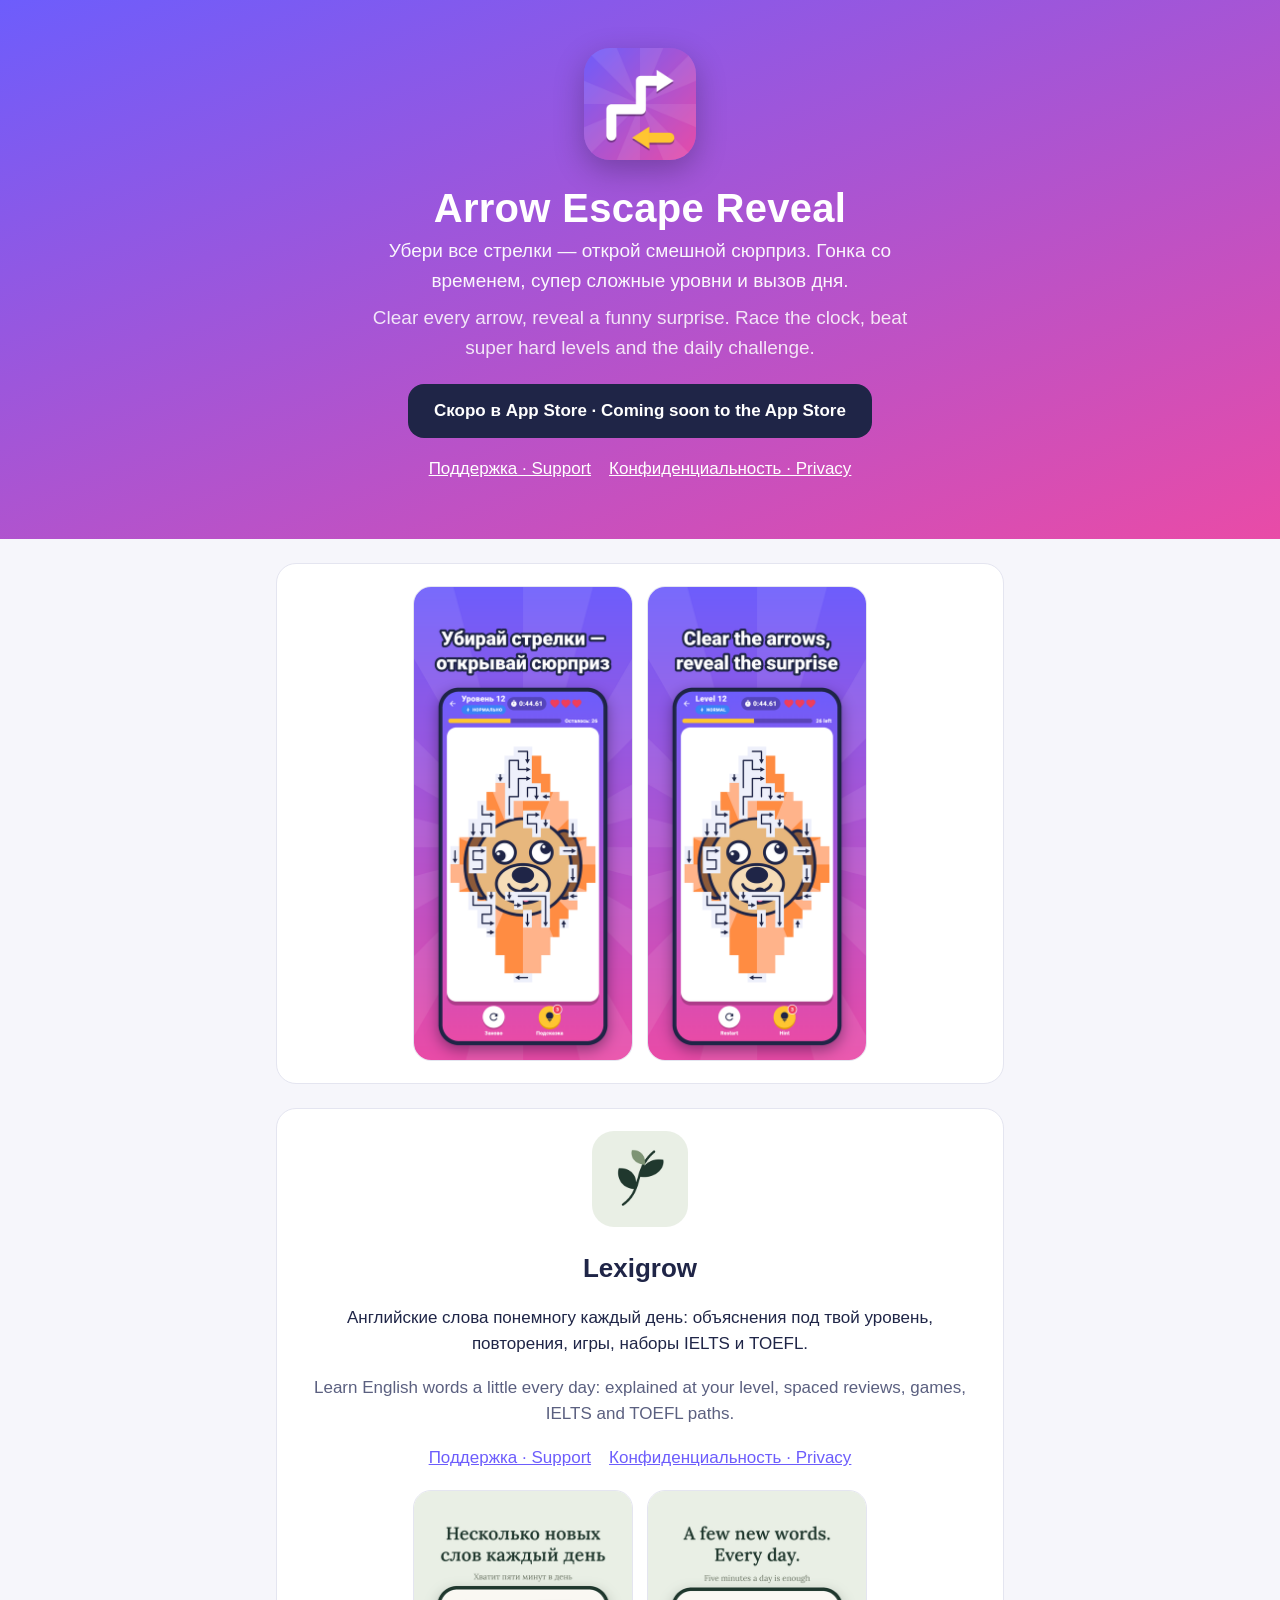
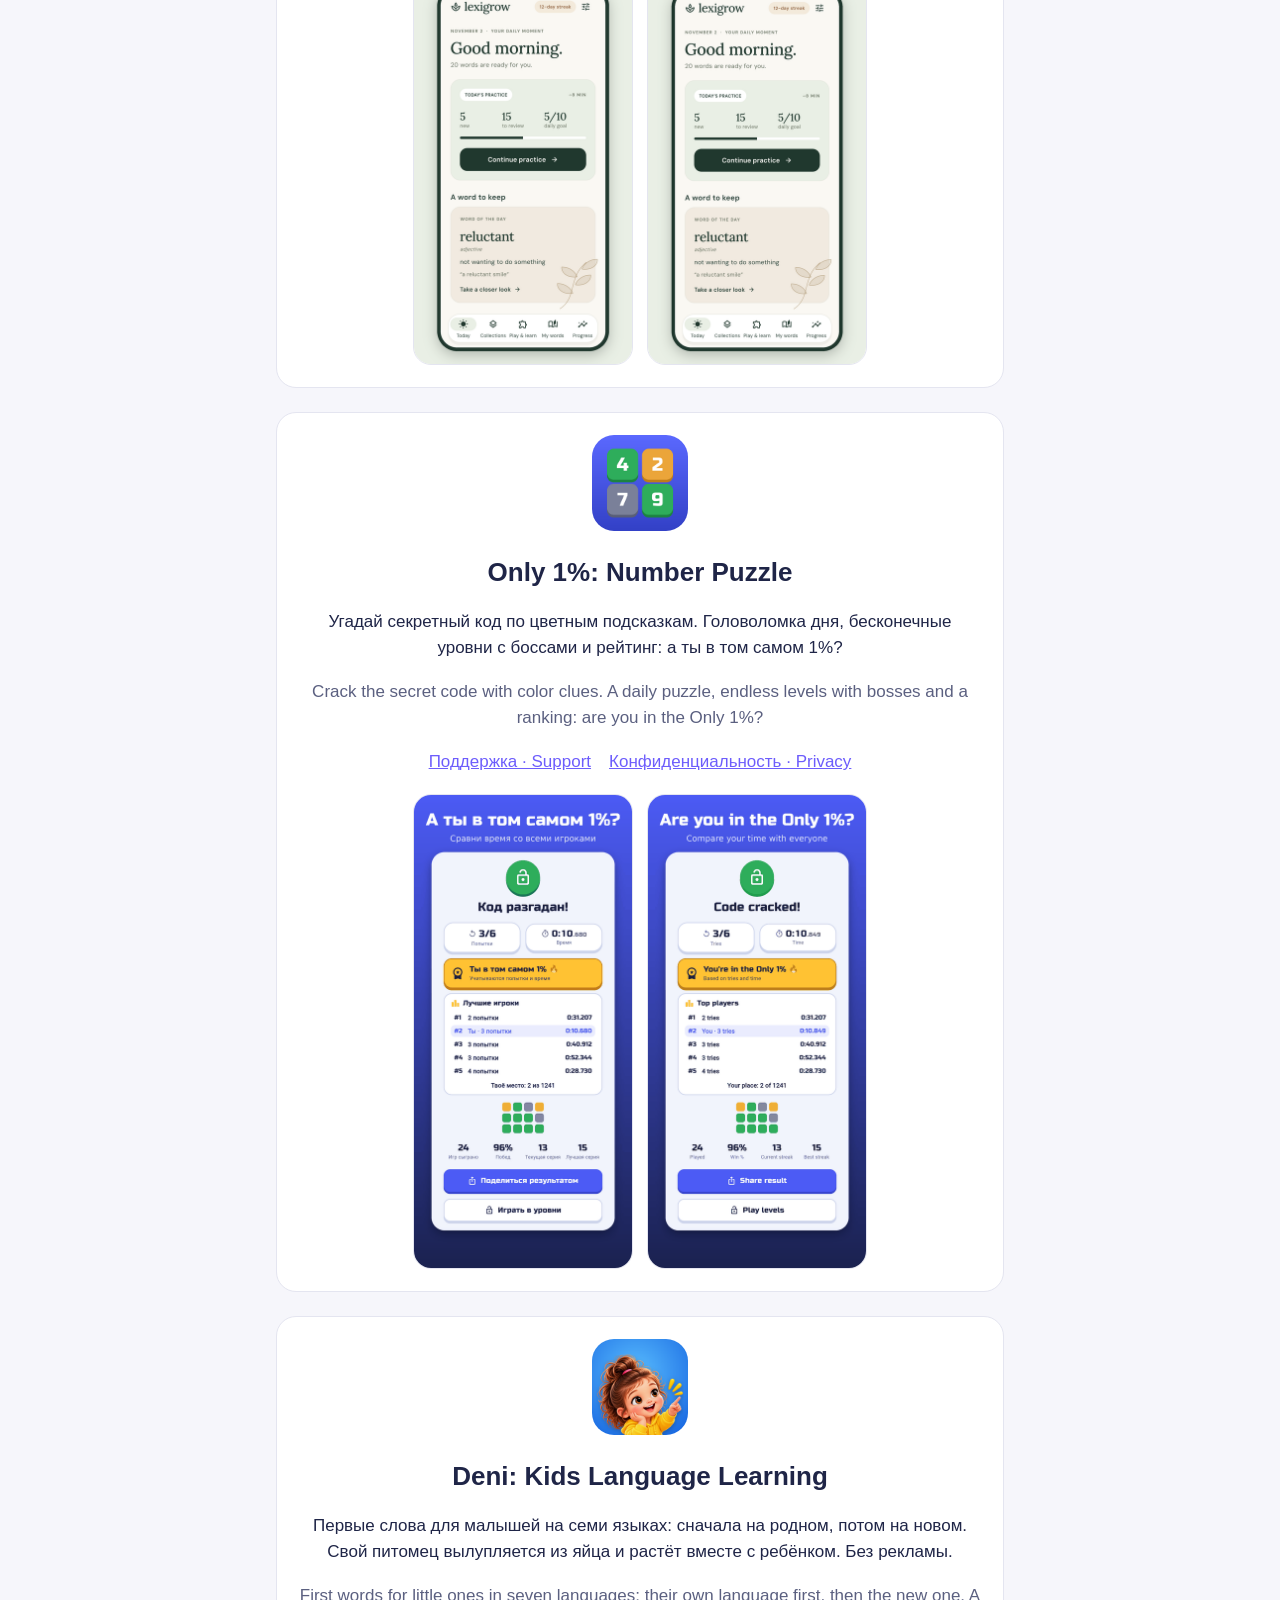
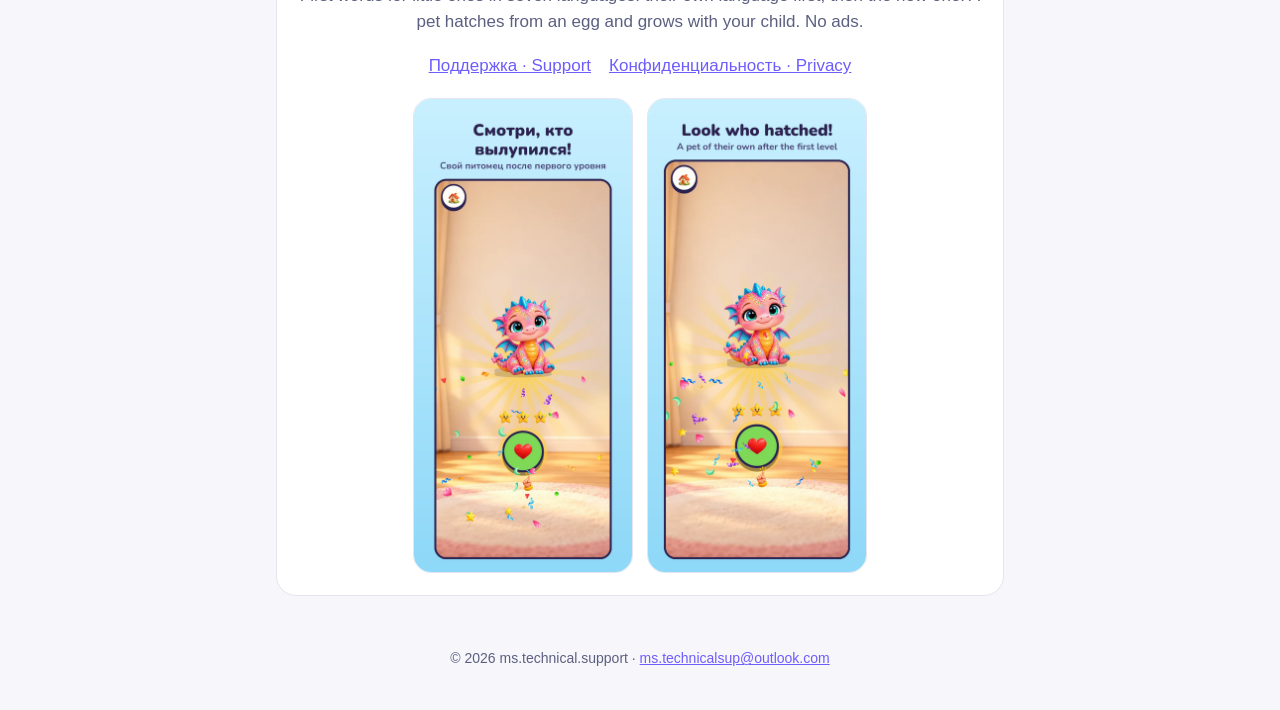
<file: index.html>
<!doctype html>
<html lang="ru">
<head>
<meta charset="utf-8">
<meta name="viewport" content="width=device-width, initial-scale=1">
<title>ms.technical.support — Arrow Escape Reveal, Lexigrow, Only 1%, Deni</title>
<meta name="description" content="Arrow Escape — головоломка со стрелками и смешными сюрпризами. Arrow puzzle with funny surprises.">
<link rel="icon" href="assets/arrow-escape-icon.png">
<link rel="stylesheet" href="assets/site.css">
</head>
<body>
<header class="hero">
  <img class="icon" src="assets/arrow-escape-icon.png" alt="Arrow Escape">
  <h1>Arrow Escape Reveal</h1>
  <p>Убери все стрелки — открой смешной сюрприз. Гонка со временем, супер сложные уровни и вызов дня.</p>
  <p class="muted" style="color:#fff;opacity:.85;margin-top:8px">Clear every arrow, reveal a funny surprise. Race the clock, beat super hard levels and the daily challenge.</p>
  <a class="cta" href="arrow-escape/support/">Скоро в App Store · Coming soon to the App Store</a>
  <div class="links">
    <a href="arrow-escape/support/">Поддержка · Support</a>
    <a href="arrow-escape/privacy/">Конфиденциальность · Privacy</a>
  </div>
</header>
<main class="wrap">
  <div class="card shots">
    <img src="assets/arrow-escape-ru.png" alt="Arrow Escape: убирай стрелки — открывай сюрприз" width="440" height="956">
    <img src="assets/arrow-escape-en.png" alt="Arrow Escape: clear the arrows, reveal the surprise" width="440" height="956">
  </div>
  <section class="card" style="text-align:center">
    <img src="assets/lexigrow-icon.png" alt="Lexigrow" width="96" height="96" style="border-radius:22px">
    <h2 style="margin:12px 0 4px">Lexigrow</h2>
    <p>Английские слова понемногу каждый день: объяснения под твой уровень, повторения, игры, наборы IELTS и TOEFL.</p>
    <p class="muted">Learn English words a little every day: explained at your level, spaced reviews, games, IELTS and TOEFL paths.</p>
    <div class="links">
      <a href="lexigrow/support/">Поддержка · Support</a>
      <a href="lexigrow/privacy/">Конфиденциальность · Privacy</a>
    </div>
    <div class="shots" style="margin-top:18px">
      <img src="assets/lexigrow-ru.png" alt="Lexigrow: несколько новых слов каждый день" width="440" height="956">
      <img src="assets/lexigrow-en.png" alt="Lexigrow: a few new words every day" width="440" height="956">
    </div>
  </section>
  <section class="card" style="text-align:center">
    <img src="assets/only1-icon.png" alt="Only 1%" width="96" height="96" style="border-radius:22px">
    <h2 style="margin:12px 0 4px">Only 1%: Number Puzzle</h2>
    <p>Угадай секретный код по цветным подсказкам. Головоломка дня, бесконечные уровни с боссами и рейтинг: а ты в том самом 1%?</p>
    <p class="muted">Crack the secret code with color clues. A daily puzzle, endless levels with bosses and a ranking: are you in the Only 1%?</p>
    <div class="links">
      <a href="only1/support/">Поддержка · Support</a>
      <a href="only1/privacy/">Конфиденциальность · Privacy</a>
    </div>
    <div class="shots" style="margin-top:18px">
      <img src="assets/only1-ru.png" alt="Only 1%: а ты в том самом 1%?" width="440" height="956">
      <img src="assets/only1-en.png" alt="Only 1%: are you in the Only 1%?" width="440" height="956">
    </div>
  </section>
  <section class="card" style="text-align:center">
    <img src="assets/deni-icon.png" alt="Deni" width="96" height="96" style="border-radius:22px">
    <h2 style="margin:12px 0 4px">Deni: Kids Language Learning</h2>
    <p>Первые слова для малышей на семи языках: сначала на родном, потом на новом. Свой питомец вылупляется из яйца и растёт вместе с ребёнком. Без рекламы.</p>
    <p class="muted">First words for little ones in seven languages: their own language first, then the new one. A pet hatches from an egg and grows with your child. No ads.</p>
    <div class="links">
      <a href="deni/support/">Поддержка · Support</a>
      <a href="deni/privacy/">Конфиденциальность · Privacy</a>
    </div>
    <div class="shots" style="margin-top:18px">
      <img src="assets/deni-ru.png" alt="Deni: смотри, кто вылупился!" width="440" height="956">
      <img src="assets/deni-en.png" alt="Deni: look who hatched!" width="440" height="956">
    </div>
  </section>
</main>
<footer>© 2026 ms.technical.support · <a href="mailto:ms.technicalsup@outlook.com">ms.technicalsup@outlook.com</a></footer>
</body>
</html>
</file>
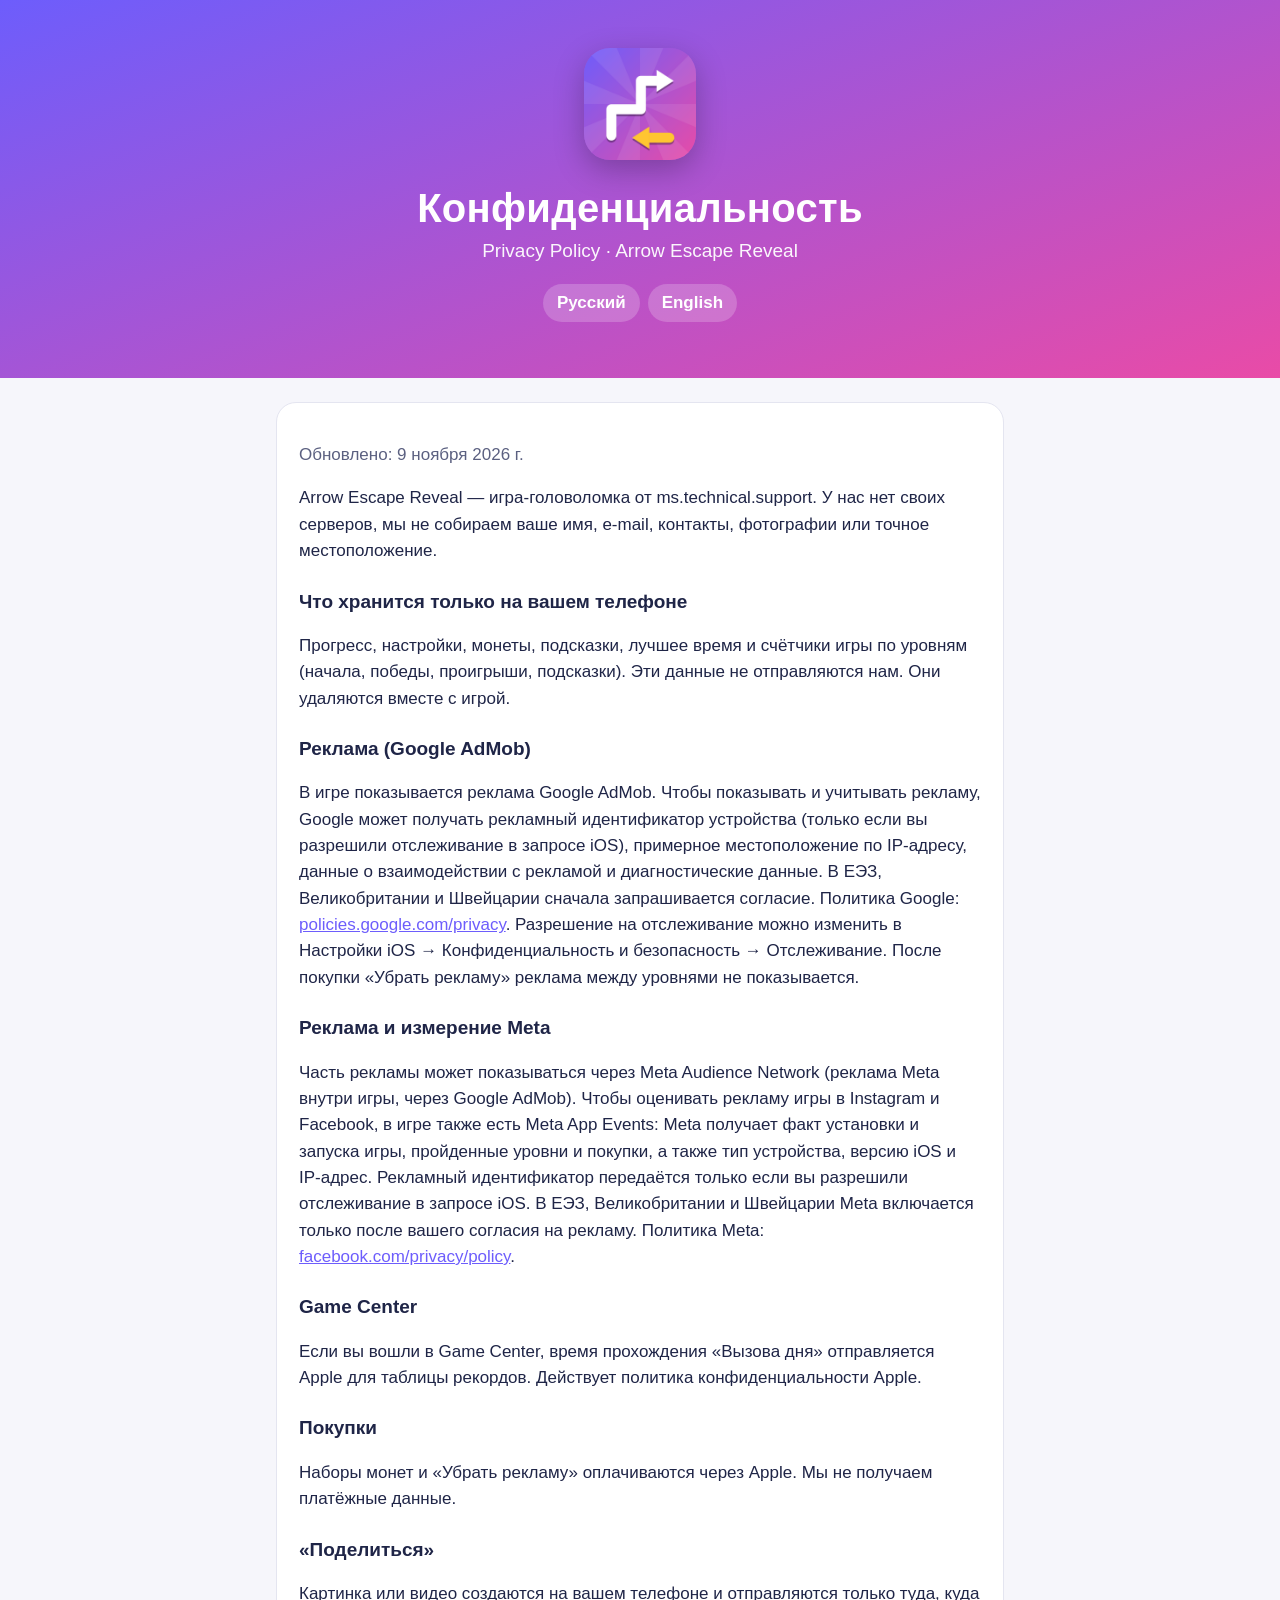
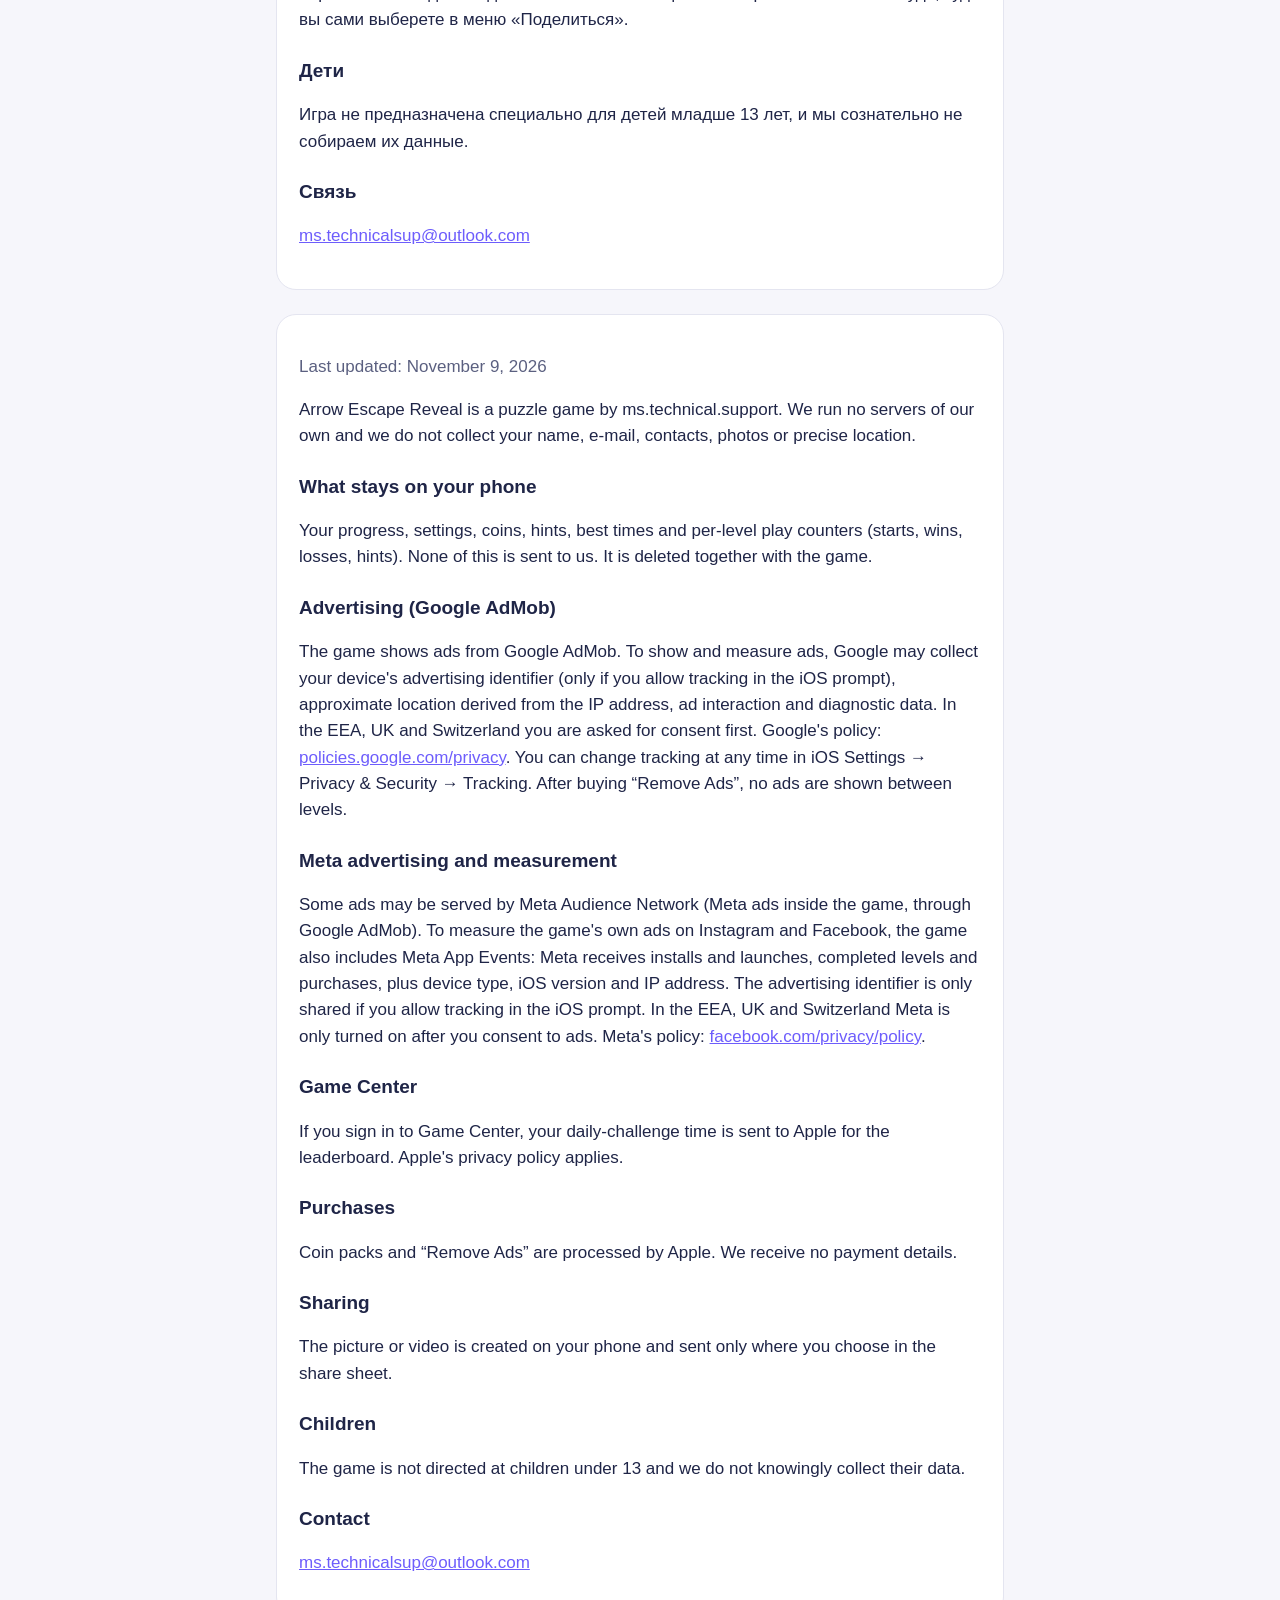
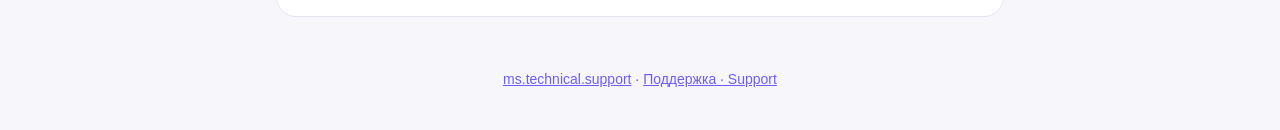
<file: arrow-escape/privacy/index.html>
<!doctype html>
<html lang="ru">
<head>
<meta charset="utf-8">
<meta name="viewport" content="width=device-width, initial-scale=1">
<title>Arrow Escape Reveal — Политика конфиденциальности / Privacy Policy</title>
<link rel="icon" href="../../assets/arrow-escape-icon.png">
<link rel="stylesheet" href="../../assets/site.css">
</head>
<body>
<header class="hero">
  <img class="icon" src="../../assets/arrow-escape-icon.png" alt="Arrow Escape">
  <h1>Конфиденциальность</h1>
  <p>Privacy Policy · Arrow Escape Reveal</p>
  <div class="lang"><a href="#ru">Русский</a><a href="#en">English</a></div>
</header>
<main class="wrap">
<section class="card" id="ru">
  <p class="muted">Обновлено: 9 ноября 2026 г.</p>
  <p>Arrow Escape Reveal — игра-головоломка от ms.technical.support. У нас нет своих серверов,
  мы не собираем ваше имя, e-mail, контакты, фотографии или точное местоположение.</p>

  <h3>Что хранится только на вашем телефоне</h3>
  <p>Прогресс, настройки, монеты, подсказки, лучшее время и счётчики игры по уровням
  (начала, победы, проигрыши, подсказки). Эти данные не отправляются нам.
  Они удаляются вместе с игрой.</p>

  <h3>Реклама (Google AdMob)</h3>
  <p>В игре показывается реклама Google AdMob. Чтобы показывать и учитывать рекламу, Google
  может получать рекламный идентификатор устройства (только если вы разрешили отслеживание
  в запросе iOS), примерное местоположение по IP-адресу, данные о взаимодействии с рекламой
  и диагностические данные. В ЕЭЗ, Великобритании и Швейцарии сначала запрашивается согласие.
  Политика Google: <a href="https://policies.google.com/privacy">policies.google.com/privacy</a>.
  Разрешение на отслеживание можно изменить в Настройки iOS → Конфиденциальность и безопасность → Отслеживание.
  После покупки «Убрать рекламу» реклама между уровнями не показывается.</p>

  <h3>Реклама и измерение Meta</h3>
  <p>Часть рекламы может показываться через Meta Audience Network (реклама Meta внутри игры,
  через Google AdMob). Чтобы оценивать рекламу игры в Instagram и Facebook, в игре также есть
  Meta App Events: Meta получает факт установки и запуска игры, пройденные уровни и покупки,
  а также тип устройства, версию iOS и IP-адрес. Рекламный идентификатор передаётся только если
  вы разрешили отслеживание в запросе iOS. В ЕЭЗ, Великобритании и Швейцарии Meta включается
  только после вашего согласия на рекламу. Политика Meta:
  <a href="https://www.facebook.com/privacy/policy/">facebook.com/privacy/policy</a>.</p>

  <h3>Game Center</h3>
  <p>Если вы вошли в Game Center, время прохождения «Вызова дня» отправляется Apple для
  таблицы рекордов. Действует политика конфиденциальности Apple.</p>

  <h3>Покупки</h3>
  <p>Наборы монет и «Убрать рекламу» оплачиваются через Apple. Мы не получаем платёжные данные.</p>

  <h3>«Поделиться»</h3>
  <p>Картинка или видео создаются на вашем телефоне и отправляются только туда, куда вы сами
  выберете в меню «Поделиться».</p>

  <h3>Дети</h3>
  <p>Игра не предназначена специально для детей младше 13 лет, и мы сознательно не собираем их данные.</p>

  <h3>Связь</h3>
  <p><a href="mailto:ms.technicalsup@outlook.com">ms.technicalsup@outlook.com</a></p>
</section>

<section class="card" id="en">
  <p class="muted">Last updated: November 9, 2026</p>
  <p>Arrow Escape Reveal is a puzzle game by ms.technical.support. We run no servers of our own and
  we do not collect your name, e-mail, contacts, photos or precise location.</p>

  <h3>What stays on your phone</h3>
  <p>Your progress, settings, coins, hints, best times and per-level play counters (starts,
  wins, losses, hints). None of this is sent to us. It is deleted together with the game.</p>

  <h3>Advertising (Google AdMob)</h3>
  <p>The game shows ads from Google AdMob. To show and measure ads, Google may collect your
  device's advertising identifier (only if you allow tracking in the iOS prompt), approximate
  location derived from the IP address, ad interaction and diagnostic data. In the EEA, UK and
  Switzerland you are asked for consent first. Google's policy:
  <a href="https://policies.google.com/privacy">policies.google.com/privacy</a>.
  You can change tracking at any time in iOS Settings → Privacy &amp; Security → Tracking.
  After buying “Remove Ads”, no ads are shown between levels.</p>

  <h3>Meta advertising and measurement</h3>
  <p>Some ads may be served by Meta Audience Network (Meta ads inside the game, through Google
  AdMob). To measure the game's own ads on Instagram and Facebook, the game also includes Meta
  App Events: Meta receives installs and launches, completed levels and purchases, plus device
  type, iOS version and IP address. The advertising identifier is only shared if you allow
  tracking in the iOS prompt. In the EEA, UK and Switzerland Meta is only turned on after you
  consent to ads. Meta's policy:
  <a href="https://www.facebook.com/privacy/policy/">facebook.com/privacy/policy</a>.</p>

  <h3>Game Center</h3>
  <p>If you sign in to Game Center, your daily-challenge time is sent to Apple for the
  leaderboard. Apple's privacy policy applies.</p>

  <h3>Purchases</h3>
  <p>Coin packs and “Remove Ads” are processed by Apple. We receive no payment details.</p>

  <h3>Sharing</h3>
  <p>The picture or video is created on your phone and sent only where you choose in the share sheet.</p>

  <h3>Children</h3>
  <p>The game is not directed at children under 13 and we do not knowingly collect their data.</p>

  <h3>Contact</h3>
  <p><a href="mailto:ms.technicalsup@outlook.com">ms.technicalsup@outlook.com</a></p>
</section>
</main>
<footer><a href="../../">ms.technical.support</a> · <a href="../support/">Поддержка · Support</a></footer>
</body>
</html>
</file>
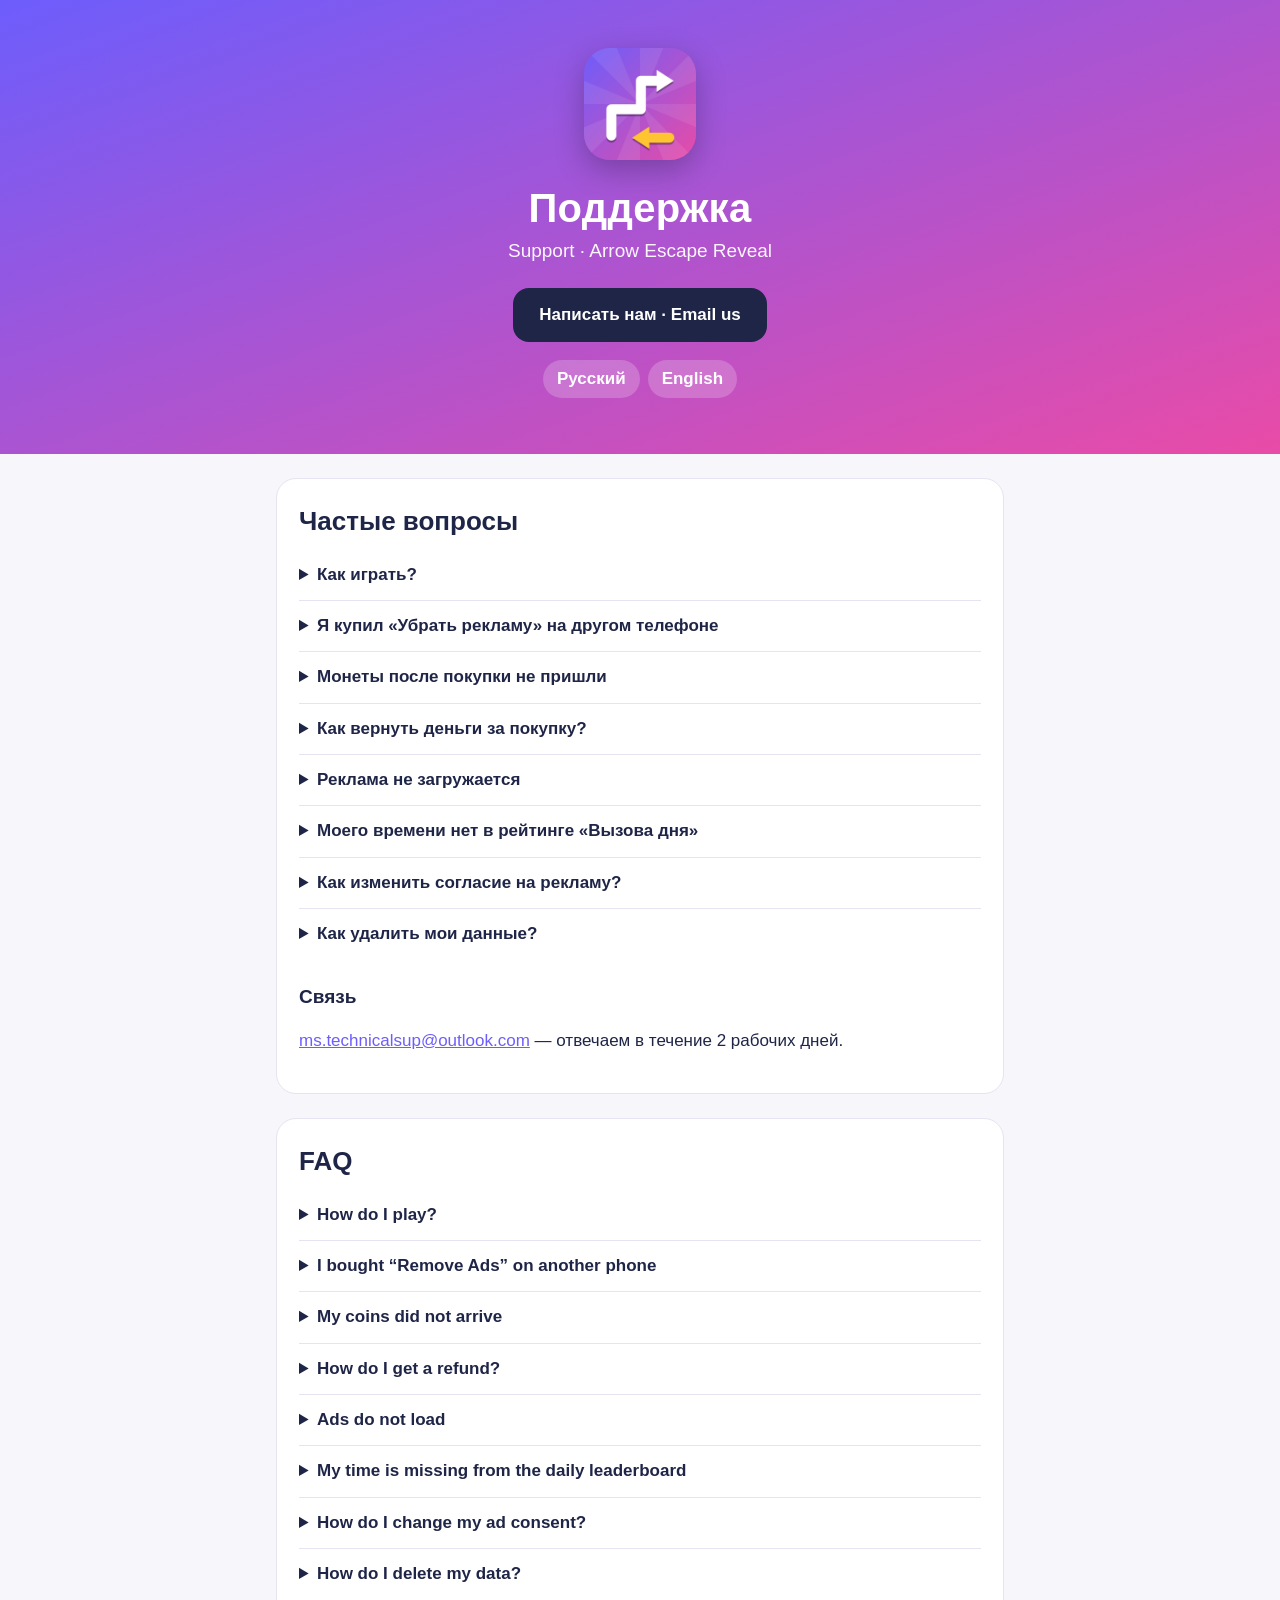
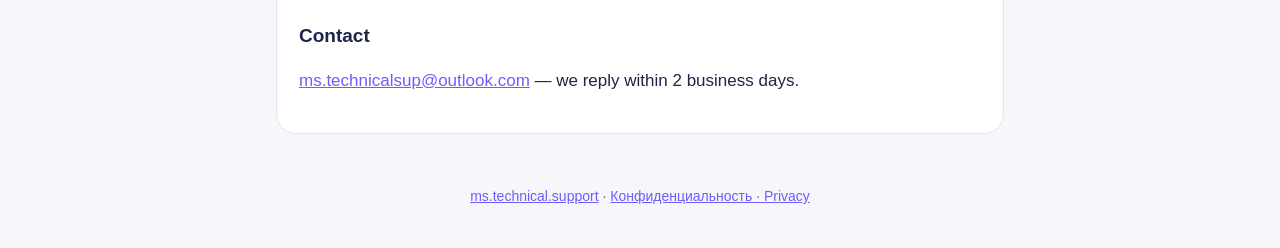
<file: arrow-escape/support/index.html>
<!doctype html>
<html lang="ru">
<head>
<meta charset="utf-8">
<meta name="viewport" content="width=device-width, initial-scale=1">
<title>Arrow Escape Reveal — Поддержка / Support</title>
<link rel="icon" href="../../assets/arrow-escape-icon.png">
<link rel="stylesheet" href="../../assets/site.css">
</head>
<body>
<header class="hero">
  <img class="icon" src="../../assets/arrow-escape-icon.png" alt="Arrow Escape">
  <h1>Поддержка</h1>
  <p>Support · Arrow Escape Reveal</p>
  <a class="cta" href="mailto:ms.technicalsup@outlook.com?subject=Arrow%20Escape">Написать нам · Email us</a>
  <div class="lang"><a href="#ru">Русский</a><a href="#en">English</a></div>
</header>
<main class="wrap">
<section class="card" id="ru">
  <h2 style="margin-top:0">Частые вопросы</h2>
  <details><summary>Как играть?</summary>
    <p>Нажимай на стрелку, путь которой свободен до края поля — она улетит. Если путь занят,
    стрелка врезается, и ты теряешь сердце. Убери все стрелки до конца таймера, чтобы открыть картинку.</p></details>
  <details><summary>Я купил «Убрать рекламу» на другом телефоне</summary>
    <p>Главный экран → значок ⊘ (магазин) → «Восстановить покупки». Нужен тот же Apple ID.</p></details>
  <details><summary>Монеты после покупки не пришли</summary>
    <p>Перезапусти игру с интернетом — незавершённая покупка придёт автоматически. Если не помогло,
    напиши нам и приложи квитанцию Apple (без данных карты).</p></details>
  <details><summary>Как вернуть деньги за покупку?</summary>
    <p>Возвраты оформляет Apple: <a href="https://reportaproblem.apple.com">reportaproblem.apple.com</a>.</p></details>
  <details><summary>Реклама не загружается</summary>
    <p>Без интернета ролик не загрузится — тогда награда всё равно выдаётся. Реклама между уровнями
    показывается не чаще одного раза за три победы.</p></details>
  <details><summary>Моего времени нет в рейтинге «Вызова дня»</summary>
    <p>Войди в Game Center (Настройки iOS → Game Center). Время отправляется в день прохождения
    по всемирному времени (UTC).</p></details>
  <details><summary>Как изменить согласие на рекламу?</summary>
    <p>Главный экран → значок ⊘ (магазин) → «Настройки конфиденциальности» (пункт есть там,
    где этого требует закон, например в Европе). Отслеживание для рекламы — в Настройки iOS →
    Конфиденциальность и безопасность → Отслеживание.</p></details>
  <details><summary>Как удалить мои данные?</summary>
    <p>Все данные игры хранятся только на телефоне — удали игру, и они исчезнут.
    Рекламный идентификатор можно сбросить в настройках iOS.</p></details>
  <h3>Связь</h3>
  <p><a href="mailto:ms.technicalsup@outlook.com?subject=Arrow%20Escape">ms.technicalsup@outlook.com</a> — отвечаем в течение 2 рабочих дней.</p>
</section>

<section class="card" id="en">
  <h2 style="margin-top:0">FAQ</h2>
  <details><summary>How do I play?</summary>
    <p>Tap an arrow whose path to the edge is clear — it flies away. If something is in the way, it
    bumps and you lose a heart. Clear every arrow before the timer runs out to reveal the picture.</p></details>
  <details><summary>I bought “Remove Ads” on another phone</summary>
    <p>Home screen → ⊘ icon (shop) → “Restore purchases”, with the same Apple ID.</p></details>
  <details><summary>My coins did not arrive</summary>
    <p>Reopen the game while online — an unfinished purchase is delivered automatically. If not,
    email us with your Apple receipt (no card details).</p></details>
  <details><summary>How do I get a refund?</summary>
    <p>Refunds are handled by Apple: <a href="https://reportaproblem.apple.com">reportaproblem.apple.com</a>.</p></details>
  <details><summary>Ads do not load</summary>
    <p>Without internet a video cannot load — you still get the reward. Ads between levels appear at most once every three wins.</p></details>
  <details><summary>My time is missing from the daily leaderboard</summary>
    <p>Sign in to Game Center (iOS Settings → Game Center). Times count for the UTC day of the clear.</p></details>
  <details><summary>How do I change my ad consent?</summary>
    <p>Home screen → ⊘ icon (shop) → “Privacy choices” (shown where the law requires it, for
    example in Europe). Ad tracking: iOS Settings → Privacy &amp; Security → Tracking.</p></details>
  <details><summary>How do I delete my data?</summary>
    <p>All game data lives only on your phone — delete the game and it is gone. You can reset the
    advertising identifier in iOS settings.</p></details>
  <h3>Contact</h3>
  <p><a href="mailto:ms.technicalsup@outlook.com?subject=Arrow%20Escape">ms.technicalsup@outlook.com</a> — we reply within 2 business days.</p>
</section>
</main>
<footer><a href="../../">ms.technical.support</a> · <a href="../privacy/">Конфиденциальность · Privacy</a></footer>
</body>
</html>
</file>
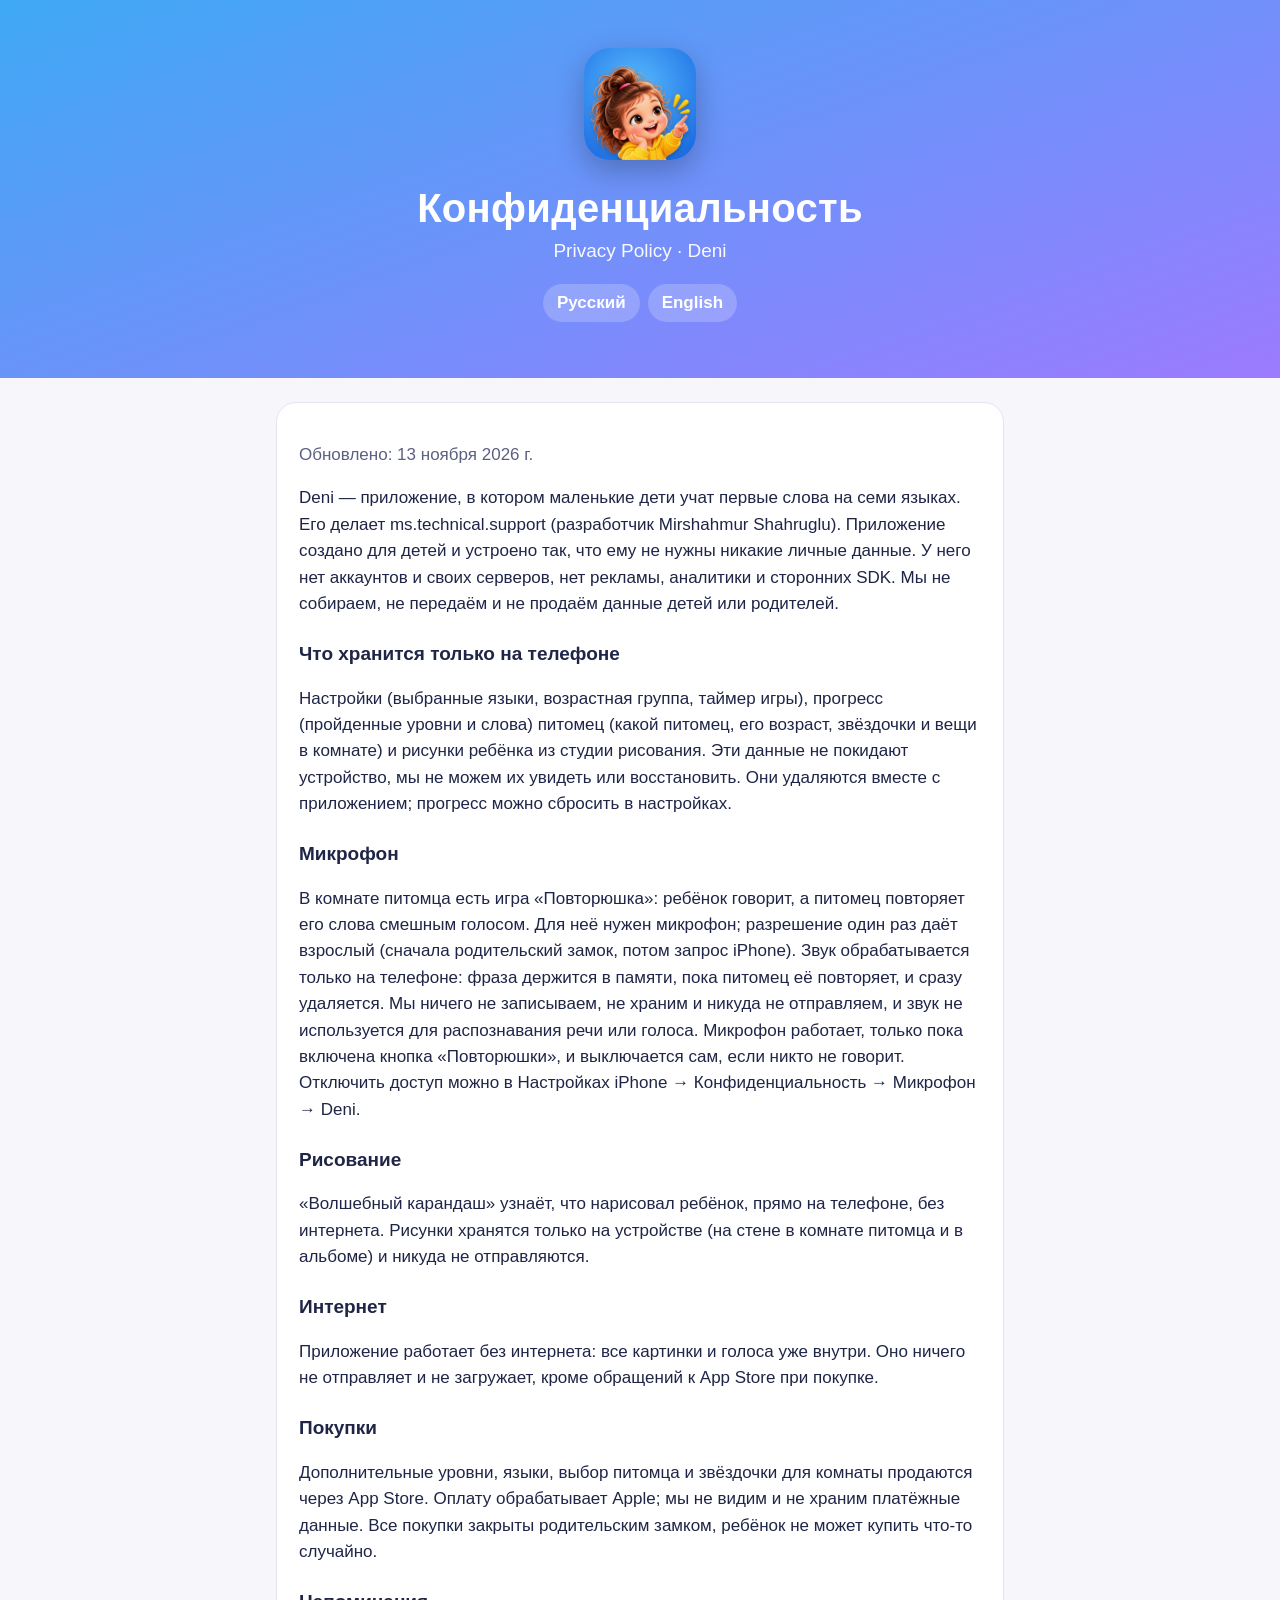
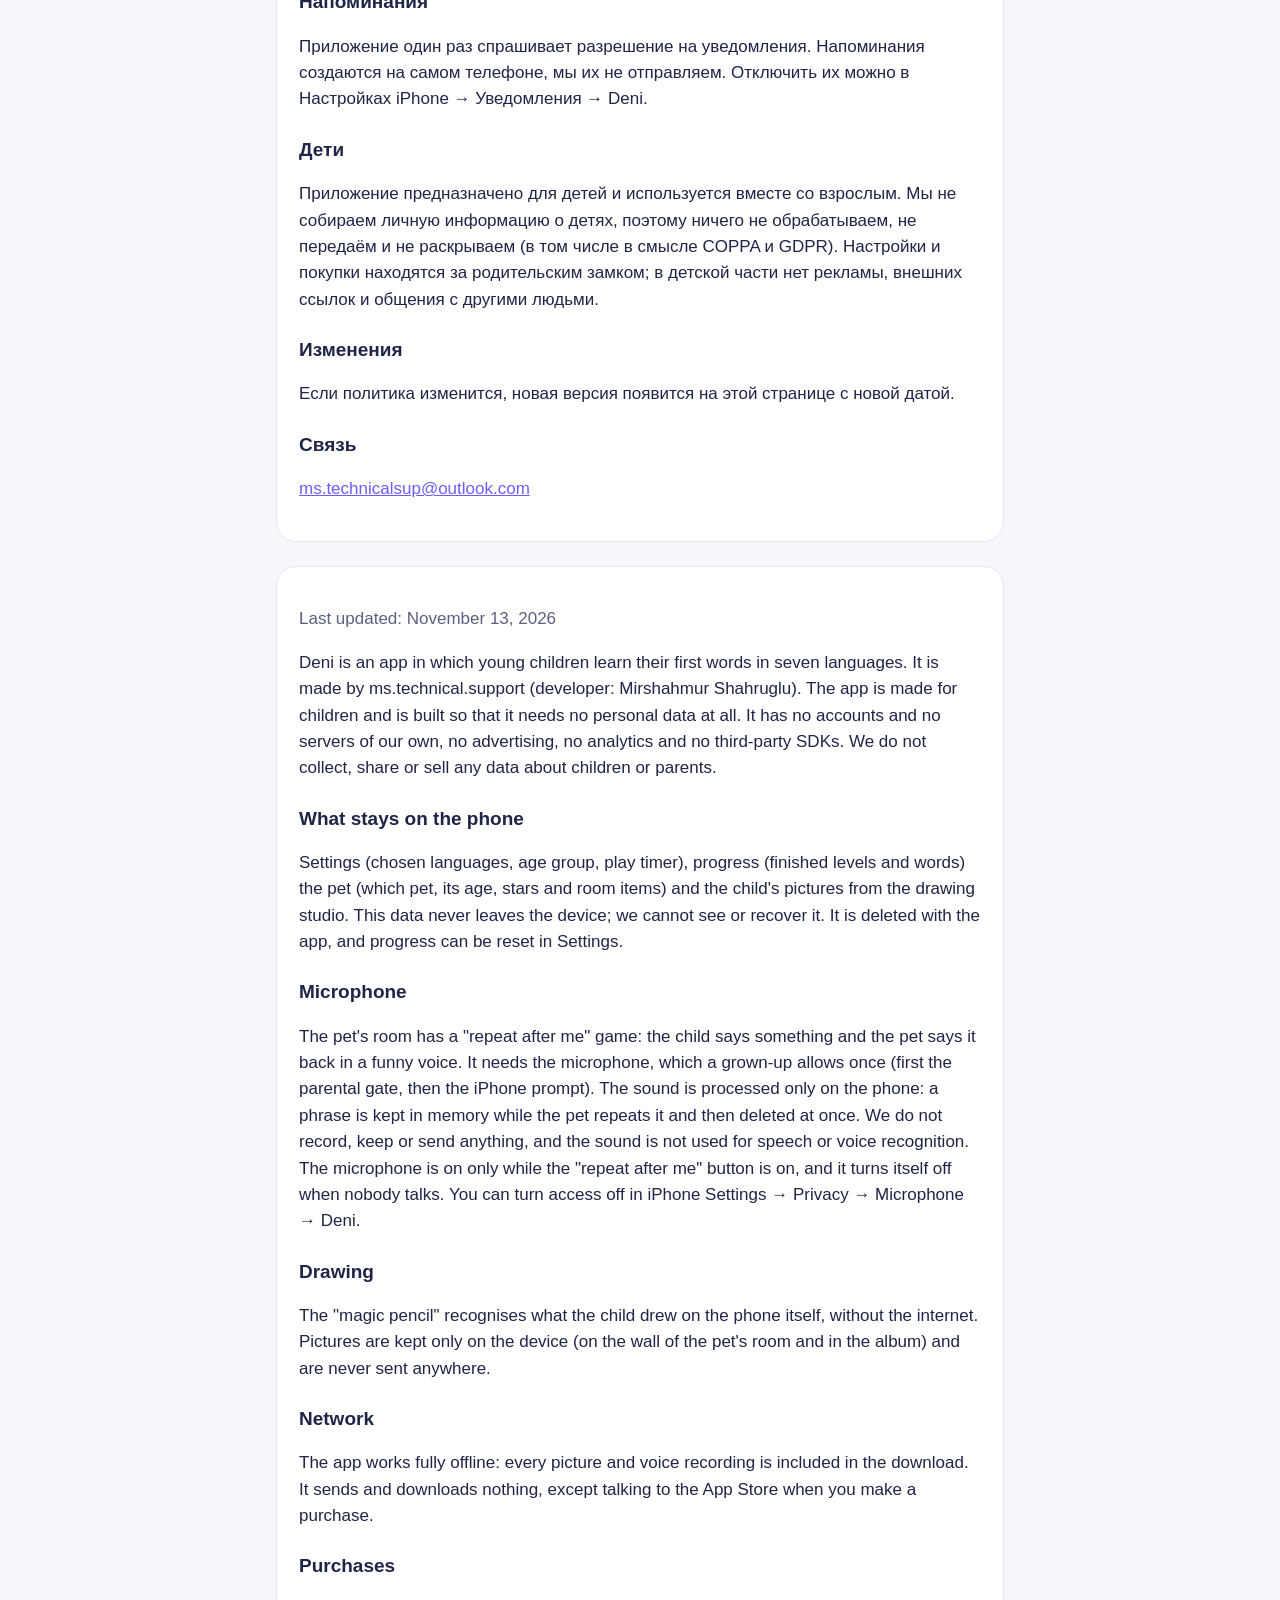
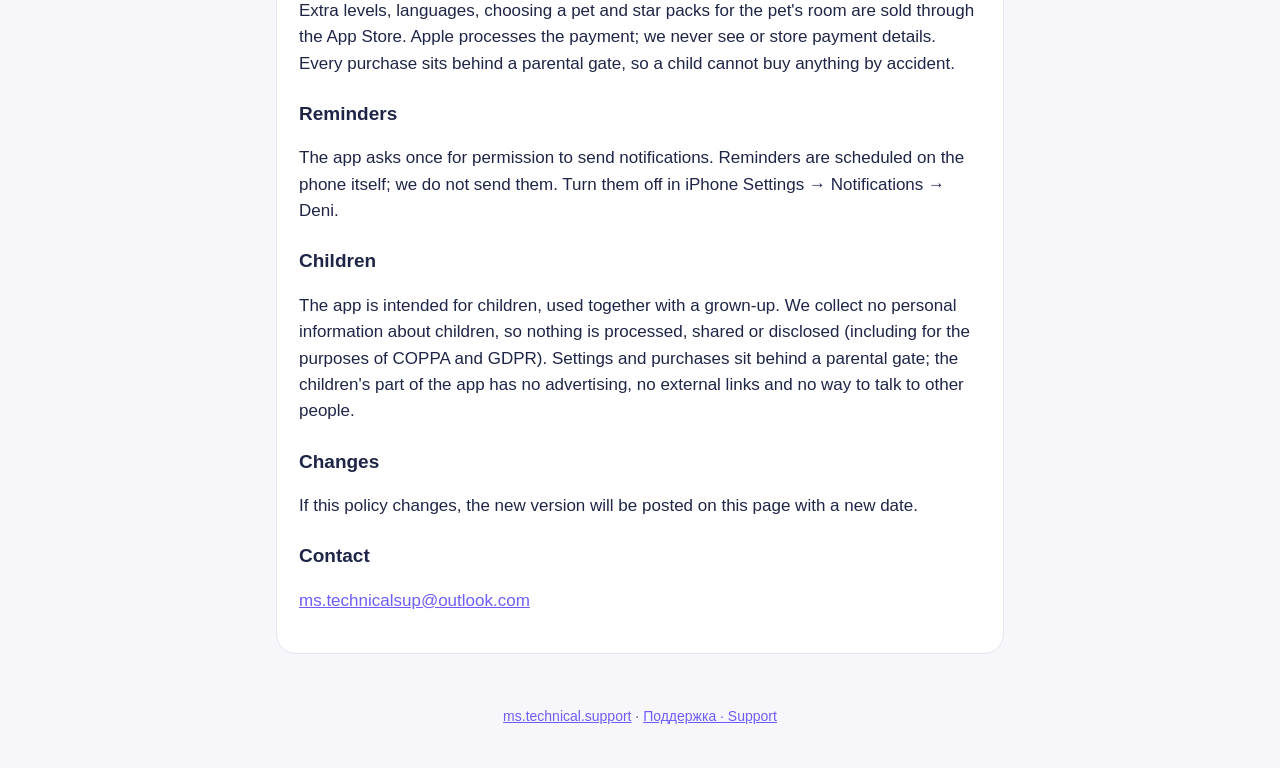
<file: deni/privacy/index.html>
<!doctype html>
<html lang="ru">
<head>
<meta charset="utf-8">
<meta name="viewport" content="width=device-width, initial-scale=1">
<title>Deni — Политика конфиденциальности / Privacy Policy</title>
<link rel="icon" href="../../assets/deni-icon.png">
<link rel="stylesheet" href="../../assets/site.css">
</head>
<body>
<header class="hero" style="background:linear-gradient(160deg,#3FA9F5,#9C7BFF)">
  <img class="icon" src="../../assets/deni-icon.png" alt="Deni">
  <h1>Конфиденциальность</h1>
  <p>Privacy Policy · Deni</p>
  <div class="lang"><a href="#ru">Русский</a><a href="#en">English</a></div>
</header>
<main class="wrap">
<section class="card" id="ru">
  <p class="muted">Обновлено: 13 ноября 2026 г.</p>
  <p>Deni — приложение, в котором маленькие дети учат первые слова на семи языках. Его делает ms.technical.support (разработчик Mirshahmur Shahruglu). Приложение создано для детей и устроено так, что ему не нужны никакие личные данные. У него нет аккаунтов и своих серверов, нет рекламы, аналитики и сторонних SDK. Мы не собираем, не передаём и не продаём данные детей или родителей.</p>
  <h3>Что хранится только на телефоне</h3>
  <p>Настройки (выбранные языки, возрастная группа, таймер игры), прогресс (пройденные уровни и слова) питомец (какой питомец, его возраст, звёздочки и вещи в комнате) и рисунки ребёнка из студии рисования. Эти данные не покидают устройство, мы не можем их увидеть или восстановить. Они удаляются вместе с приложением; прогресс можно сбросить в настройках.</p>
  <h3>Микрофон</h3>
  <p>В комнате питомца есть игра «Повторюшка»: ребёнок говорит, а питомец повторяет его слова смешным голосом. Для неё нужен микрофон; разрешение один раз даёт взрослый (сначала родительский замок, потом запрос iPhone). Звук обрабатывается только на телефоне: фраза держится в памяти, пока питомец её повторяет, и сразу удаляется. Мы ничего не записываем, не храним и никуда не отправляем, и звук не используется для распознавания речи или голоса. Микрофон работает, только пока включена кнопка «Повторюшки», и выключается сам, если никто не говорит. Отключить доступ можно в Настройках iPhone → Конфиденциальность → Микрофон → Deni.</p>
  <h3>Рисование</h3>
  <p>«Волшебный карандаш» узнаёт, что нарисовал ребёнок, прямо на телефоне, без интернета. Рисунки хранятся только на устройстве (на стене в комнате питомца и в альбоме) и никуда не отправляются.</p>
  <h3>Интернет</h3>
  <p>Приложение работает без интернета: все картинки и голоса уже внутри. Оно ничего не отправляет и не загружает, кроме обращений к App Store при покупке.</p>
  <h3>Покупки</h3>
  <p>Дополнительные уровни, языки, выбор питомца и звёздочки для комнаты продаются через App Store. Оплату обрабатывает Apple; мы не видим и не храним платёжные данные. Все покупки закрыты родительским замком, ребёнок не может купить что-то случайно.</p>
  <h3>Напоминания</h3>
  <p>Приложение один раз спрашивает разрешение на уведомления. Напоминания создаются на самом телефоне, мы их не отправляем. Отключить их можно в Настройках iPhone → Уведомления → Deni.</p>
  <h3>Дети</h3>
  <p>Приложение предназначено для детей и используется вместе со взрослым. Мы не собираем личную информацию о детях, поэтому ничего не обрабатываем, не передаём и не раскрываем (в том числе в смысле COPPA и GDPR). Настройки и покупки находятся за родительским замком; в детской части нет рекламы, внешних ссылок и общения с другими людьми.</p>
  <h3>Изменения</h3>
  <p>Если политика изменится, новая версия появится на этой странице с новой датой.</p>
  <h3>Связь</h3>
  <p><a href="mailto:ms.technicalsup@outlook.com?subject=Deni">ms.technicalsup@outlook.com</a></p>
</section>

<section class="card" id="en">
  <p class="muted">Last updated: November 13, 2026</p>
  <p>Deni is an app in which young children learn their first words in seven languages. It is made by ms.technical.support (developer: Mirshahmur Shahruglu). The app is made for children and is built so that it needs no personal data at all. It has no accounts and no servers of our own, no advertising, no analytics and no third-party SDKs. We do not collect, share or sell any data about children or parents.</p>
  <h3>What stays on the phone</h3>
  <p>Settings (chosen languages, age group, play timer), progress (finished levels and words) the pet (which pet, its age, stars and room items) and the child's pictures from the drawing studio. This data never leaves the device; we cannot see or recover it. It is deleted with the app, and progress can be reset in Settings.</p>
  <h3>Microphone</h3>
  <p>The pet's room has a "repeat after me" game: the child says something and the pet says it back in a funny voice. It needs the microphone, which a grown-up allows once (first the parental gate, then the iPhone prompt). The sound is processed only on the phone: a phrase is kept in memory while the pet repeats it and then deleted at once. We do not record, keep or send anything, and the sound is not used for speech or voice recognition. The microphone is on only while the "repeat after me" button is on, and it turns itself off when nobody talks. You can turn access off in iPhone Settings → Privacy → Microphone → Deni.</p>
  <h3>Drawing</h3>
  <p>The "magic pencil" recognises what the child drew on the phone itself, without the internet. Pictures are kept only on the device (on the wall of the pet's room and in the album) and are never sent anywhere.</p>
  <h3>Network</h3>
  <p>The app works fully offline: every picture and voice recording is included in the download. It sends and downloads nothing, except talking to the App Store when you make a purchase.</p>
  <h3>Purchases</h3>
  <p>Extra levels, languages, choosing a pet and star packs for the pet's room are sold through the App Store. Apple processes the payment; we never see or store payment details. Every purchase sits behind a parental gate, so a child cannot buy anything by accident.</p>
  <h3>Reminders</h3>
  <p>The app asks once for permission to send notifications. Reminders are scheduled on the phone itself; we do not send them. Turn them off in iPhone Settings → Notifications → Deni.</p>
  <h3>Children</h3>
  <p>The app is intended for children, used together with a grown-up. We collect no personal information about children, so nothing is processed, shared or disclosed (including for the purposes of COPPA and GDPR). Settings and purchases sit behind a parental gate; the children's part of the app has no advertising, no external links and no way to talk to other people.</p>
  <h3>Changes</h3>
  <p>If this policy changes, the new version will be posted on this page with a new date.</p>
  <h3>Contact</h3>
  <p><a href="mailto:ms.technicalsup@outlook.com?subject=Deni">ms.technicalsup@outlook.com</a></p>
</section>
</main>
<footer><a href="../../">ms.technical.support</a> · <a href="../support/">Поддержка · Support</a></footer>
</body>
</html>
</file>
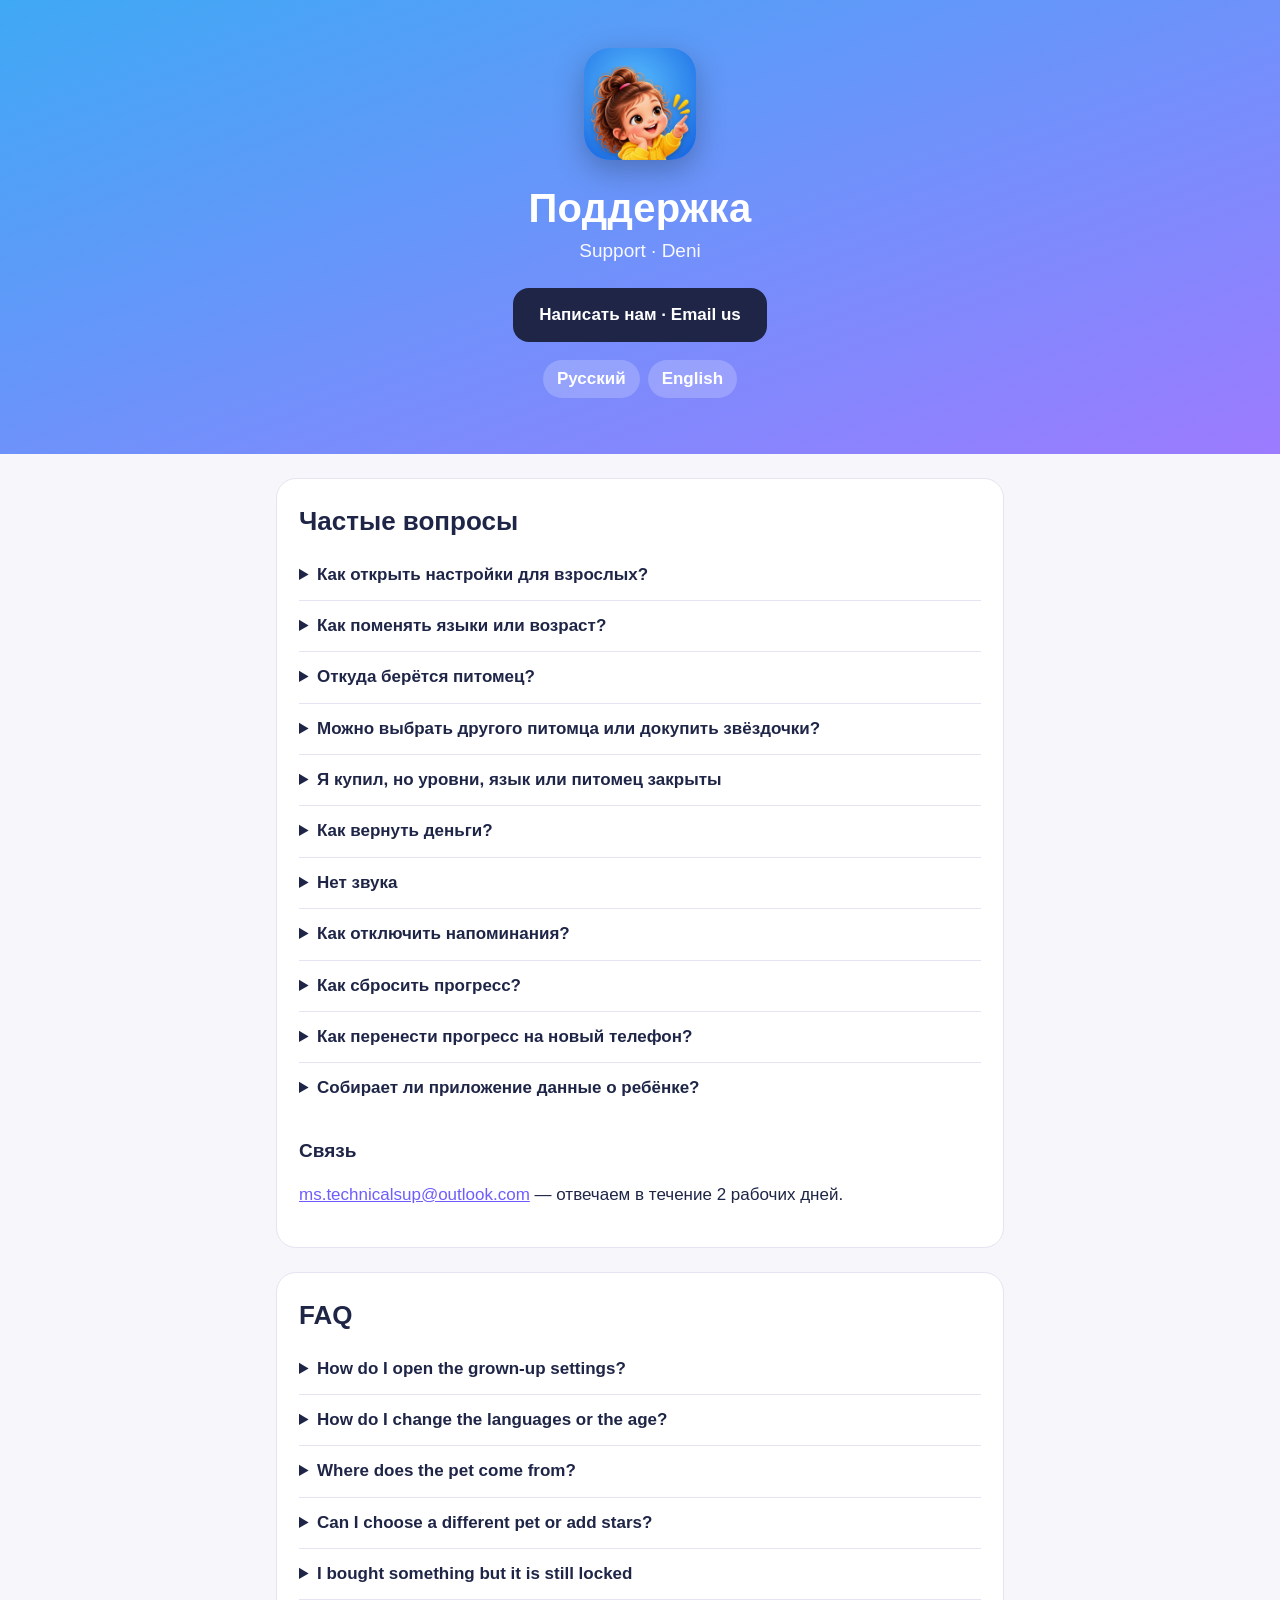
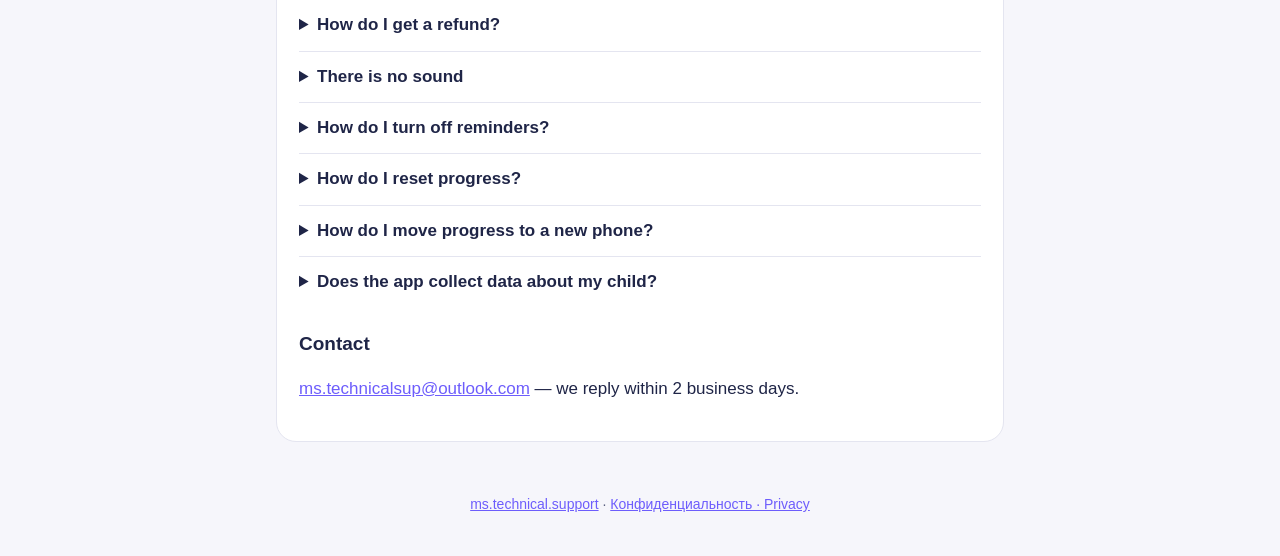
<file: deni/support/index.html>
<!doctype html>
<html lang="ru">
<head>
<meta charset="utf-8">
<meta name="viewport" content="width=device-width, initial-scale=1">
<title>Deni — Поддержка / Support</title>
<link rel="icon" href="../../assets/deni-icon.png">
<link rel="stylesheet" href="../../assets/site.css">
</head>
<body>
<header class="hero" style="background:linear-gradient(160deg,#3FA9F5,#9C7BFF)">
  <img class="icon" src="../../assets/deni-icon.png" alt="Deni">
  <h1>Поддержка</h1>
  <p>Support · Deni</p>
  <a class="cta" href="mailto:ms.technicalsup@outlook.com?subject=Deni">Написать нам · Email us</a>
  <div class="lang"><a href="#ru">Русский</a><a href="#en">English</a></div>
</header>
<main class="wrap">
<section class="card" id="ru">
  <h2 style="margin-top:0">Частые вопросы</h2>
  <details><summary>Как открыть настройки для взрослых?</summary>
    <p>Удерживайте кнопку ⚙️ в углу карты около полутора секунд и ответьте на простой вопрос. Короткое нажатие ничего не делает, поэтому ребёнок случайно туда не попадёт.</p></details>
  <details><summary>Как поменять языки или возраст?</summary>
    <p>Настройки → «Родной язык ребёнка», «Изучаемый язык», «Возраст ребёнка». Возраст (2–4, 5–8 или 8+ лет) меняет длину уровня и сложность игр.</p></details>
  <details><summary>Откуда берётся питомец?</summary>
    <p>После первого пройденного уровня ребёнок получает яйцо, и из него вылупляется питомец: цыплёнок, хомячок, кошка, собака, кролик, белочка или редкий дракон. Питомец растёт с каждым новым уровнем, а за звёздочки из уровней ребёнок покупает игрушки и мебель для его комнаты.</p></details>
  <details><summary>Можно выбрать другого питомца или докупить звёздочки?</summary>
    <p>Да, это делает взрослый: в комнате питомца кнопка ⇄ (сменить питомца) и «+» рядом со звёздочками, или Настройки → «Питомец». Обе кнопки закрыты родительским замком. Питомца вы выбираете сами, без случайности; рост, медали, звёздочки и вещи в комнате сохраняются.</p></details>
  <details><summary>Я купил, но уровни, язык или питомец закрыты</summary>
    <p>Настройки → «Восстановить покупки», с тем же Apple ID, что и при покупке. Покупки уровней, языков и питомцев разовые и работают с «Семейным доступом».</p></details>
  <details><summary>Как вернуть деньги?</summary>
    <p>Возвраты оформляет Apple: <a href="https://reportaproblem.apple.com">reportaproblem.apple.com</a>.</p></details>
  <details><summary>Нет звука</summary>
    <p>Проверьте громкость. Приложение играет даже в беззвучном режиме. Если звука всё равно нет, закройте приложение полностью и откройте снова.</p></details>
  <details><summary>Как отключить напоминания?</summary>
    <p>Настройки iPhone → Уведомления → Deni. Напоминания создаются на самом телефоне, мы их не отправляем.</p></details>
  <details><summary>Как сбросить прогресс?</summary>
    <p>Настройки → «Прогресс» → «Сбросить прогресс». Пройденные уровни и выученные слова обнулятся. Покупки и питомец остаются.</p></details>
  <details><summary>Как перенести прогресс на новый телефон?</summary>
    <p>Прогресс хранится только на устройстве и не переносится. Покупки восстанавливаются на новом телефоне через «Восстановить покупки».</p></details>
  <details><summary>Собирает ли приложение данные о ребёнке?</summary>
    <p>Нет. Ни рекламы, ни аналитики, ни аккаунтов. Подробнее в <a href="../privacy/">политике конфиденциальности</a>.</p></details>
  <h3>Связь</h3>
  <p><a href="mailto:ms.technicalsup@outlook.com?subject=Deni">ms.technicalsup@outlook.com</a> — отвечаем в течение 2 рабочих дней.</p>
</section>

<section class="card" id="en">
  <h2 style="margin-top:0">FAQ</h2>
  <details><summary>How do I open the grown-up settings?</summary>
    <p>Press and hold the ⚙️ button in the corner of the map for about one and a half seconds, then answer a simple question. A quick tap does nothing, so a child cannot get in by accident.</p></details>
  <details><summary>How do I change the languages or the age?</summary>
    <p>Settings → “Child's language”, “Language to learn”, “Child's age”. The age (2–4, 5–8 or 8+) changes how long a level is and how hard the games are.</p></details>
  <details><summary>Where does the pet come from?</summary>
    <p>After the first finished level your child gets an egg, and a pet hatches from it: a chick, hamster, cat, dog, rabbit, squirrel or a rare dragon. The pet grows with every new level, and stars earned in levels buy toys and furniture for its room.</p></details>
  <details><summary>Can I choose a different pet or add stars?</summary>
    <p>Yes, a grown-up can: in the pet's room tap ⇄ (change pet) or “+” next to the stars, or go to Settings → “Pet”. Both sit behind the parental gate. You pick the exact pet, there is no random draw; growth, medals, stars and room items stay.</p></details>
  <details><summary>I bought something but it is still locked</summary>
    <p>Settings → “Restore purchases”, with the same Apple Account used for the purchase. Levels, languages and pets are one-time purchases and work with Family Sharing.</p></details>
  <details><summary>How do I get a refund?</summary>
    <p>Refunds are handled by Apple: <a href="https://reportaproblem.apple.com">reportaproblem.apple.com</a>.</p></details>
  <details><summary>There is no sound</summary>
    <p>Check the volume. The app plays even in silent mode. If it is still quiet, close the app completely and open it again.</p></details>
  <details><summary>How do I turn off reminders?</summary>
    <p>iPhone Settings → Notifications → Deni. Reminders are scheduled on the phone itself; we do not send them.</p></details>
  <details><summary>How do I reset progress?</summary>
    <p>Settings → “Progress” → “Reset progress”. Finished levels and learned words are cleared. Purchases and the pet stay.</p></details>
  <details><summary>How do I move progress to a new phone?</summary>
    <p>Progress is stored only on the device and does not move. Purchases come back on the new phone with “Restore purchases”.</p></details>
  <details><summary>Does the app collect data about my child?</summary>
    <p>No. No ads, no analytics, no accounts. See the <a href="../privacy/">Privacy Policy</a>.</p></details>
  <h3>Contact</h3>
  <p><a href="mailto:ms.technicalsup@outlook.com?subject=Deni">ms.technicalsup@outlook.com</a> — we reply within 2 business days.</p>
</section>
</main>
<footer><a href="../../">ms.technical.support</a> · <a href="../privacy/">Конфиденциальность · Privacy</a></footer>
</body>
</html>
</file>
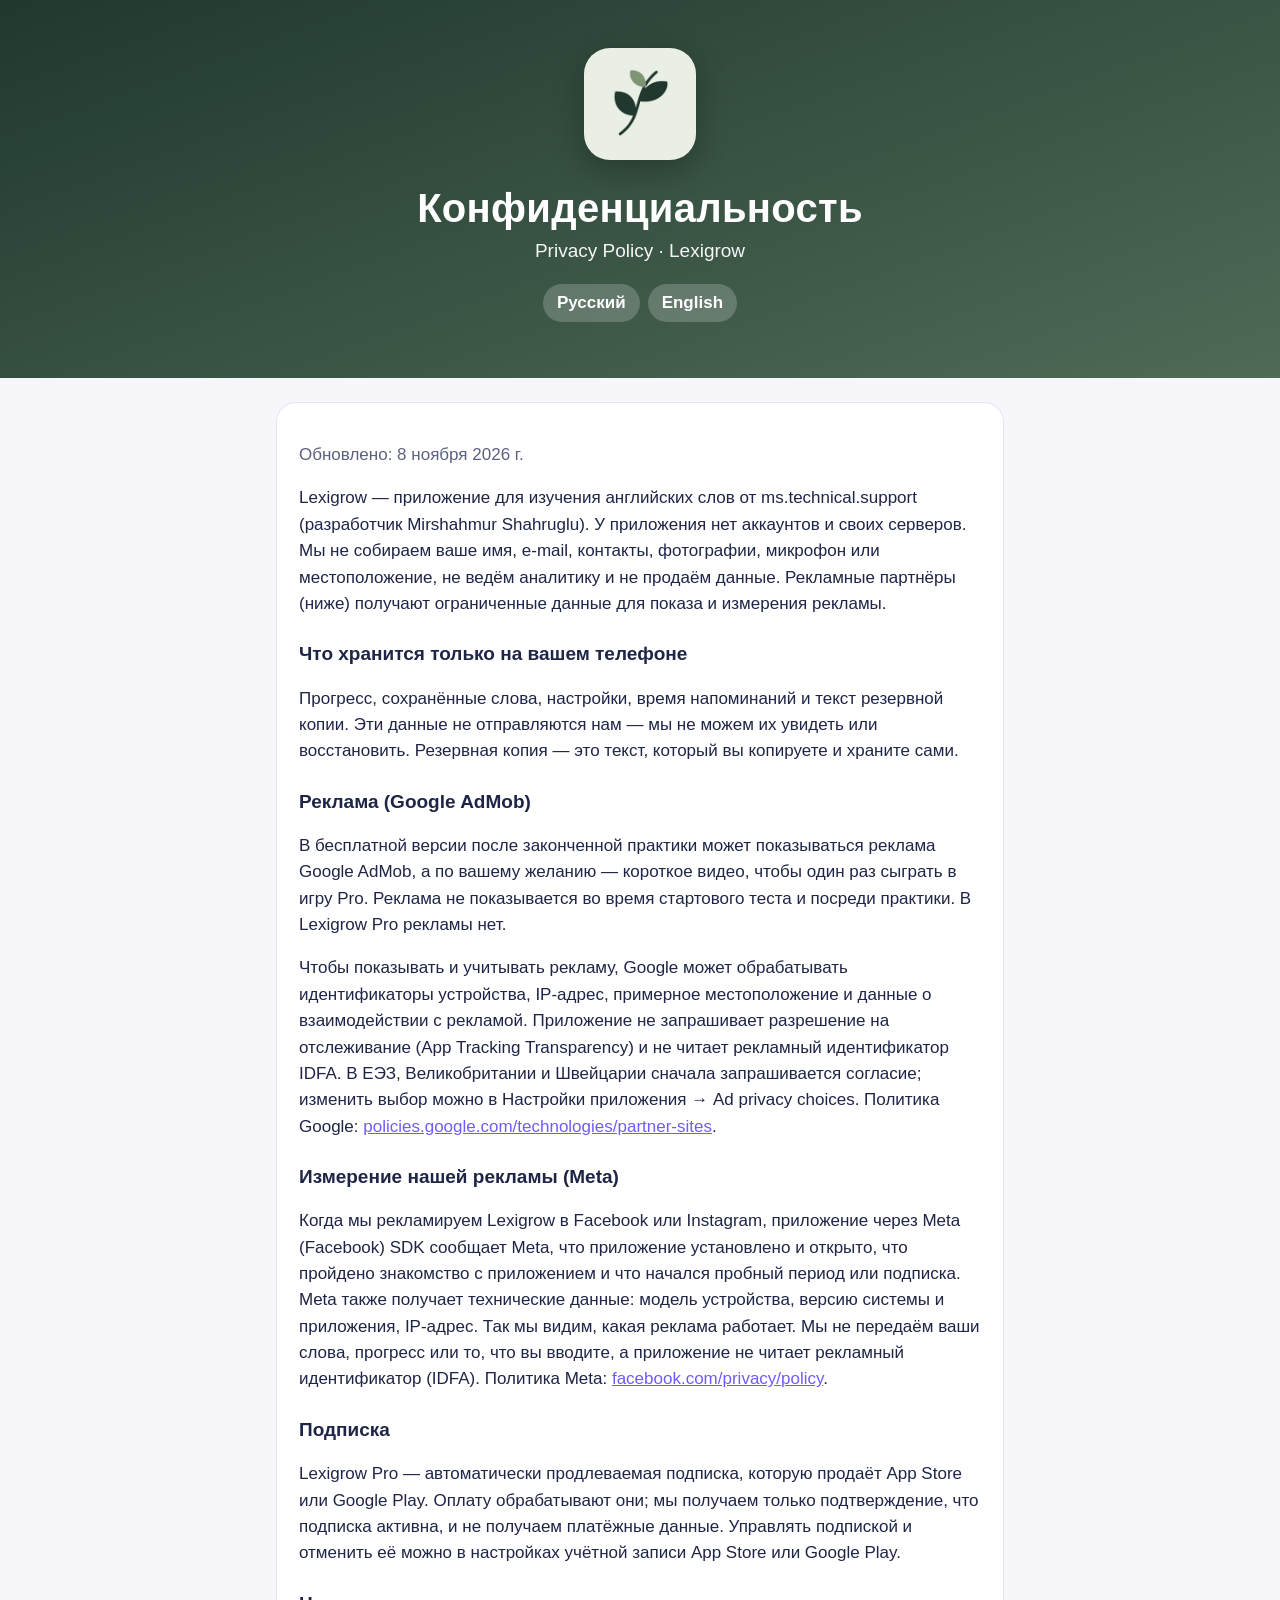
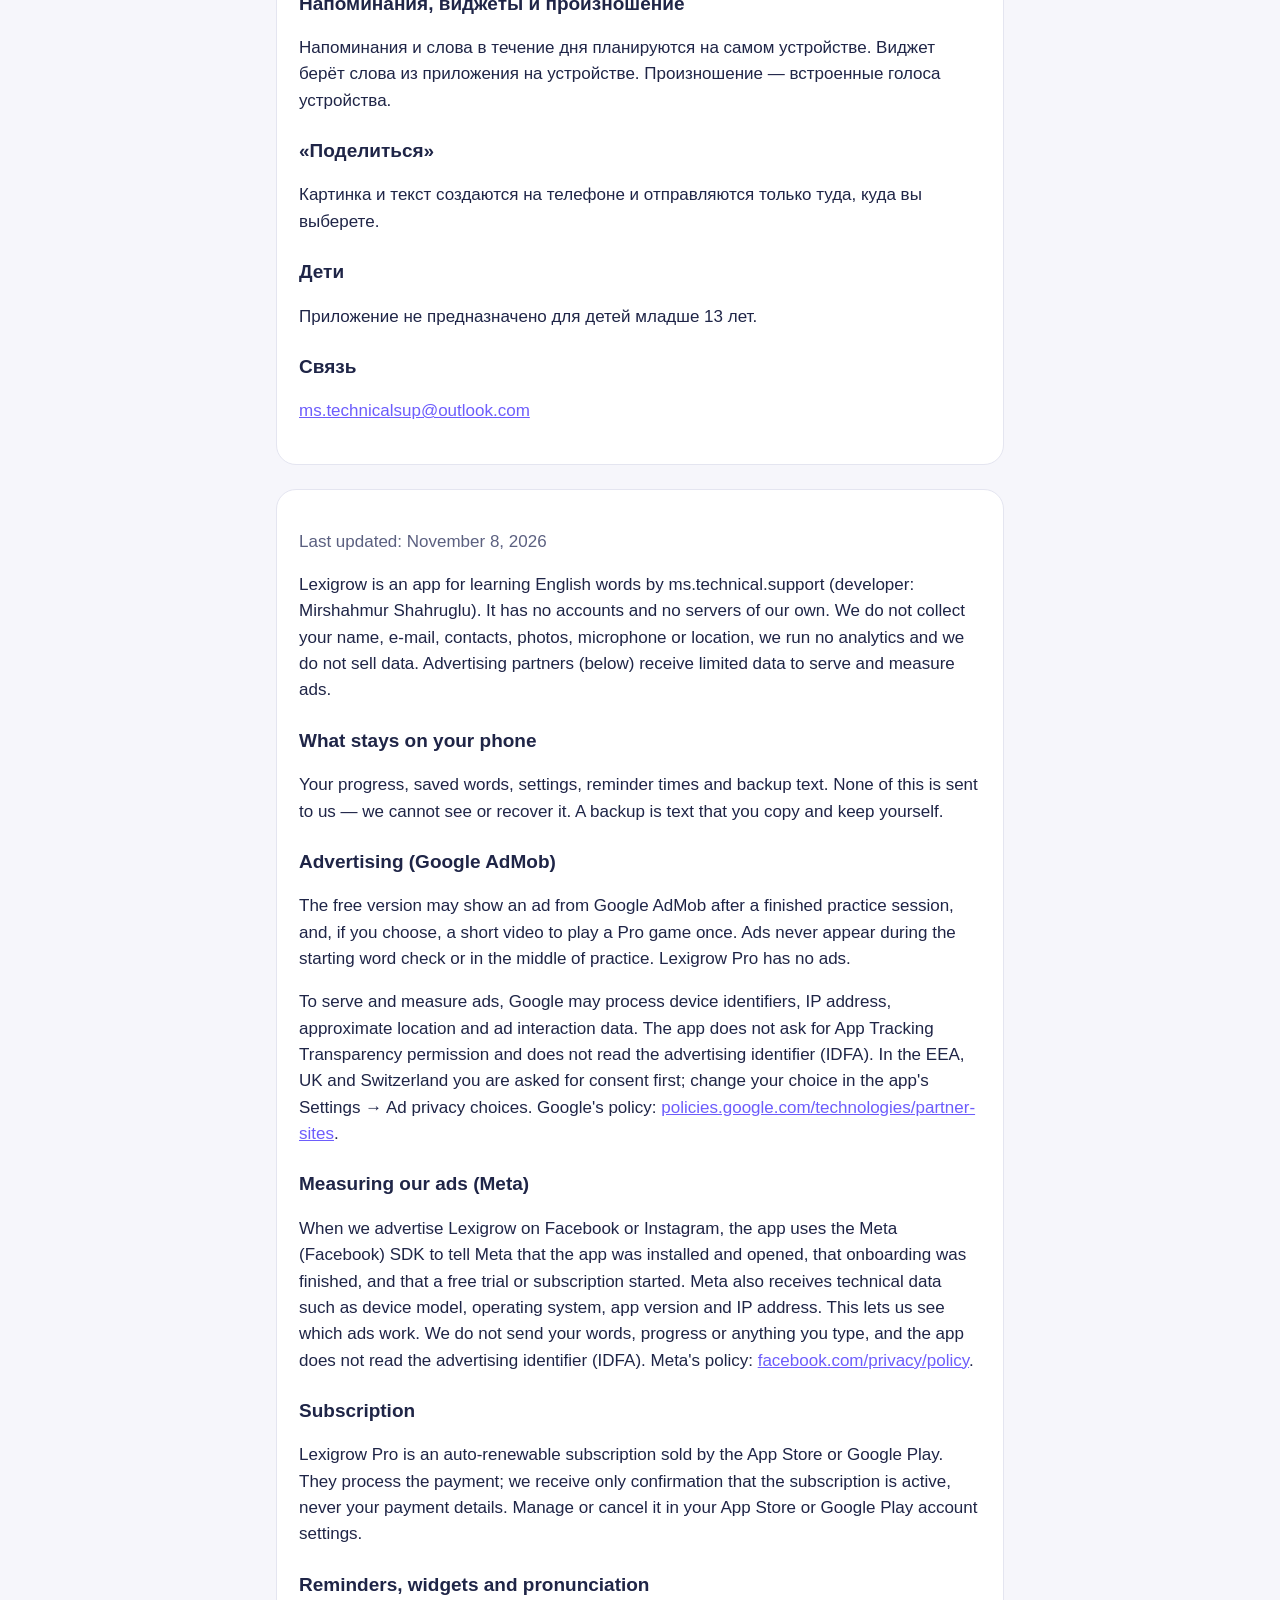
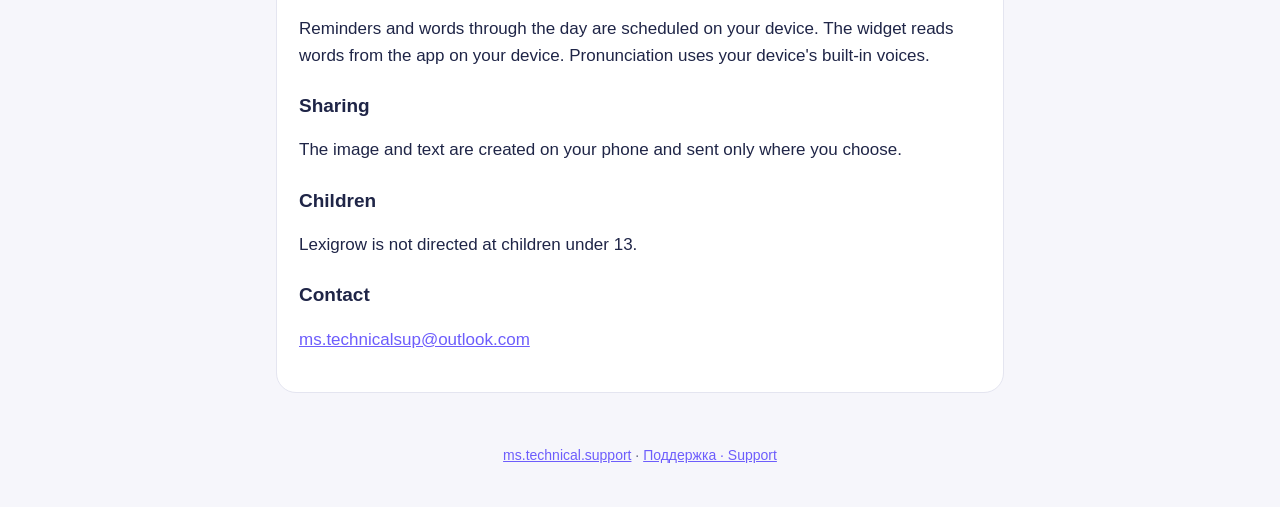
<file: lexiday/privacy/index.html>
<!doctype html><html><head><meta charset="utf-8"><meta http-equiv="refresh" content="0; url=../../lexigrow/privacy/"><link rel="canonical" href="https://ms-technical-support.github.io/lexigrow/privacy/"><title>Lexigrow</title></head><body><a href="../../lexigrow/privacy/">Lexigrow</a></body></html>
</file>
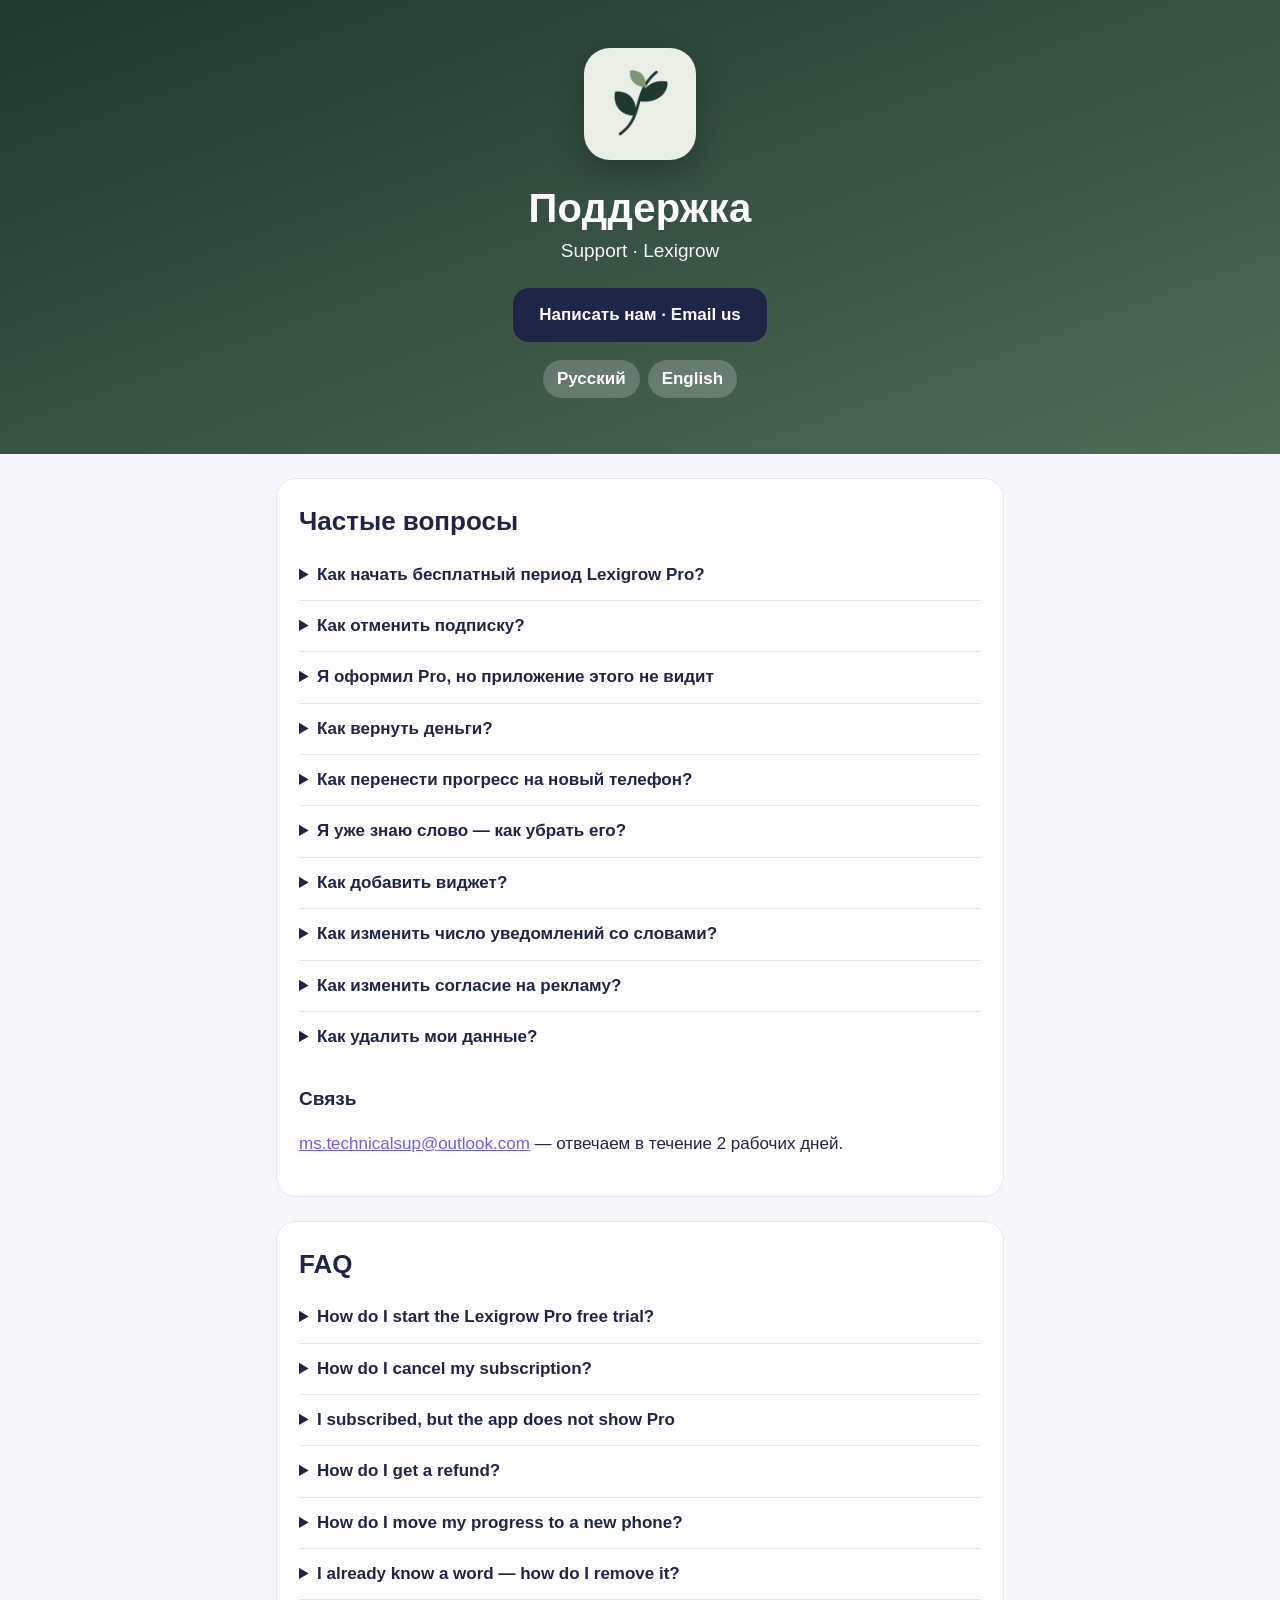
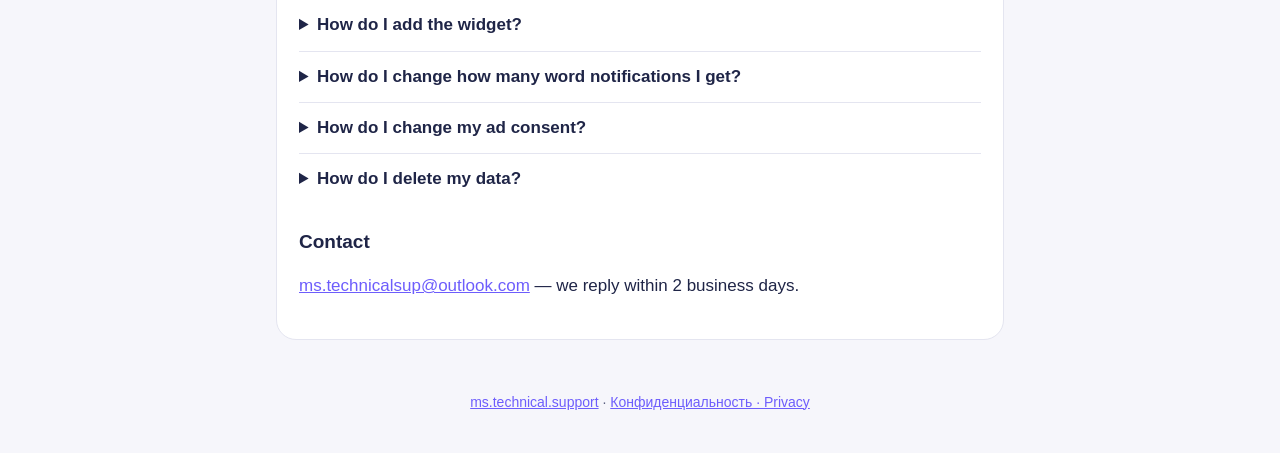
<file: lexiday/support/index.html>
<!doctype html><html><head><meta charset="utf-8"><meta http-equiv="refresh" content="0; url=../../lexigrow/support/"><link rel="canonical" href="https://ms-technical-support.github.io/lexigrow/support/"><title>Lexigrow</title></head><body><a href="../../lexigrow/support/">Lexigrow</a></body></html>
</file>
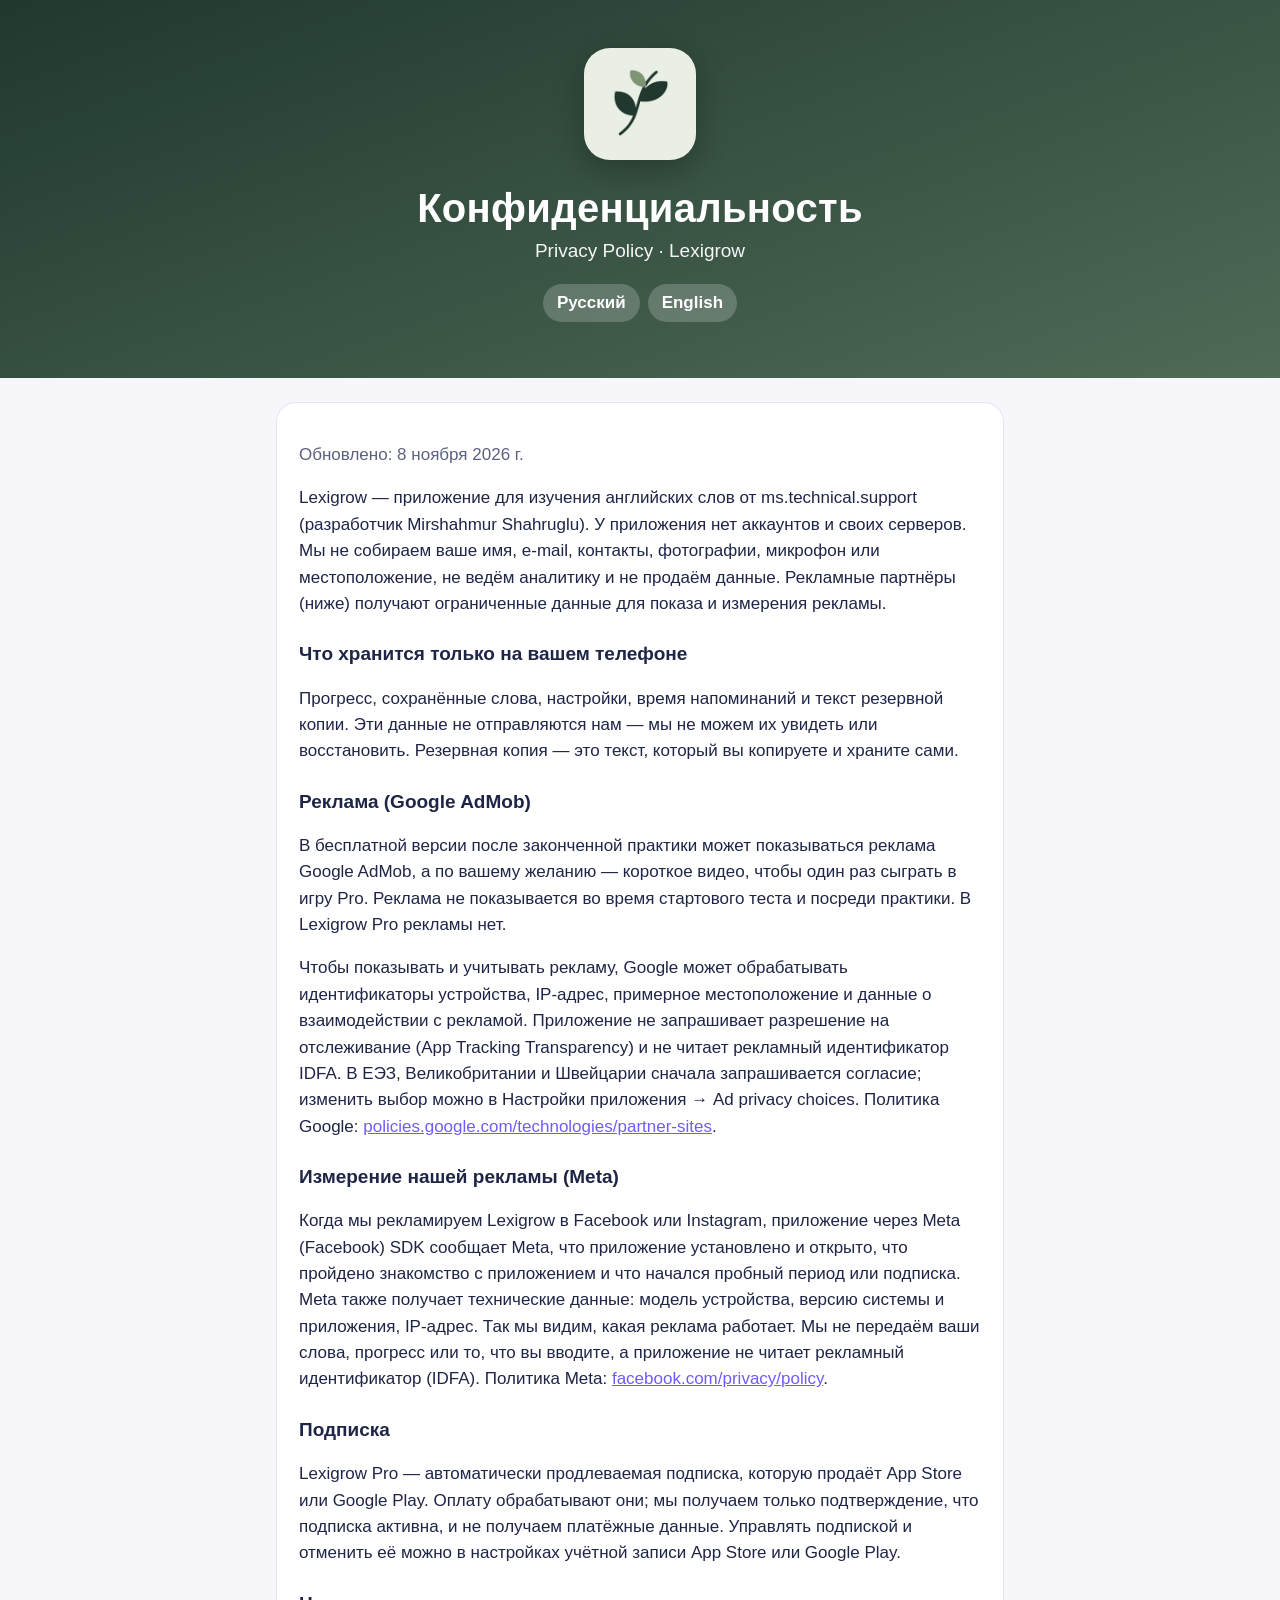
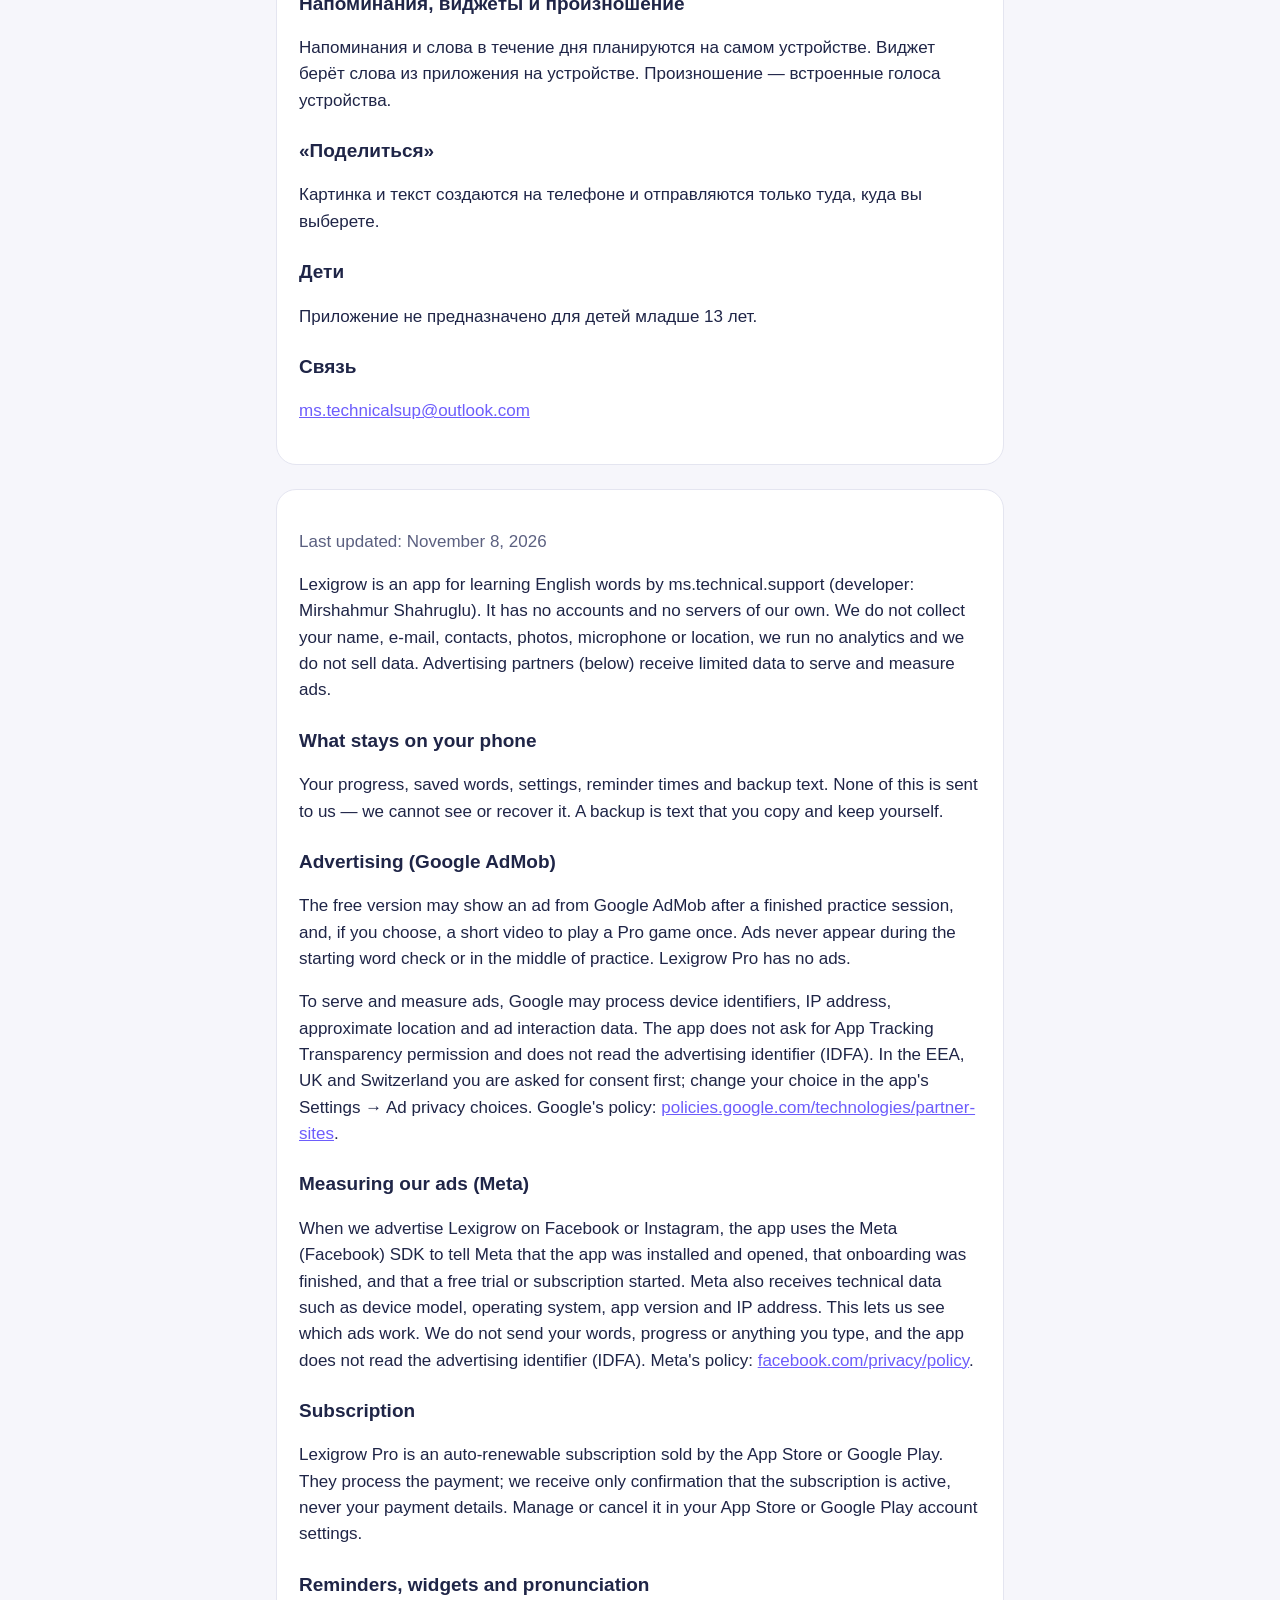
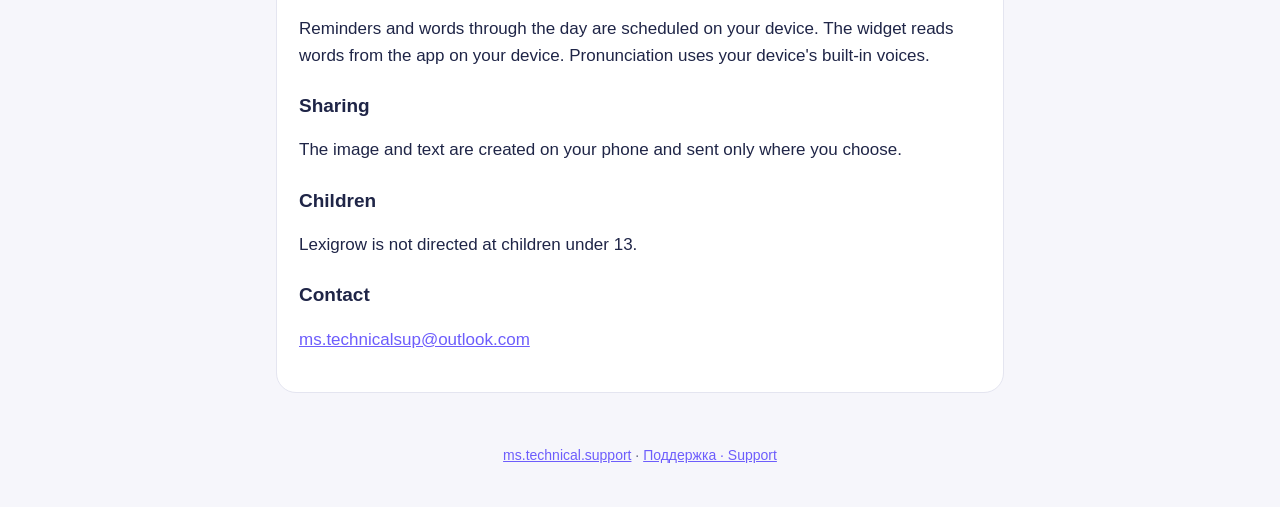
<file: lexigrow/privacy/index.html>
<!doctype html>
<html lang="ru">
<head>
<meta charset="utf-8">
<meta name="viewport" content="width=device-width, initial-scale=1">
<title>Lexigrow — Политика конфиденциальности / Privacy Policy</title>
<link rel="icon" href="../../assets/lexigrow-icon.png">
<link rel="stylesheet" href="../../assets/site.css">
</head>
<body>
<header class="hero" style="background:linear-gradient(160deg,#20382E,#4F6B57)">
  <img class="icon" src="../../assets/lexigrow-icon.png" alt="Lexigrow">
  <h1>Конфиденциальность</h1>
  <p>Privacy Policy · Lexigrow</p>
  <div class="lang"><a href="#ru">Русский</a><a href="#en">English</a></div>
</header>
<main class="wrap">
<section class="card" id="ru">
  <p class="muted">Обновлено: 8 ноября 2026 г.</p>
  <p>Lexigrow — приложение для изучения английских слов от ms.technical.support (разработчик Mirshahmur Shahruglu). У приложения нет аккаунтов и своих серверов. Мы не собираем ваше имя, e-mail, контакты, фотографии, микрофон или местоположение, не ведём аналитику и не продаём данные. Рекламные партнёры (ниже) получают ограниченные данные для показа и измерения рекламы.</p>
  <h3>Что хранится только на вашем телефоне</h3>
  <p>Прогресс, сохранённые слова, настройки, время напоминаний и текст резервной копии. Эти данные не отправляются нам — мы не можем их увидеть или восстановить. Резервная копия — это текст, который вы копируете и храните сами.</p>
  <h3>Реклама (Google AdMob)</h3>
  <p>В бесплатной версии после законченной практики может показываться реклама Google AdMob, а по вашему желанию — короткое видео, чтобы один раз сыграть в игру Pro. Реклама не показывается во время стартового теста и посреди практики. В Lexigrow Pro рекламы нет.</p>
  <p>Чтобы показывать и учитывать рекламу, Google может обрабатывать идентификаторы устройства, IP-адрес, примерное местоположение и данные о взаимодействии с рекламой. Приложение не запрашивает разрешение на отслеживание (App Tracking Transparency) и не читает рекламный идентификатор IDFA. В ЕЭЗ, Великобритании и Швейцарии сначала запрашивается согласие; изменить выбор можно в Настройки приложения → Ad privacy choices. Политика Google: <a href="https://policies.google.com/technologies/partner-sites">policies.google.com/technologies/partner-sites</a>.</p>
  <h3>Измерение нашей рекламы (Meta)</h3>
  <p>Когда мы рекламируем Lexigrow в Facebook или Instagram, приложение через Meta (Facebook) SDK сообщает Meta, что приложение установлено и открыто, что пройдено знакомство с приложением и что начался пробный период или подписка. Meta также получает технические данные: модель устройства, версию системы и приложения, IP-адрес. Так мы видим, какая реклама работает. Мы не передаём ваши слова, прогресс или то, что вы вводите, а приложение не читает рекламный идентификатор (IDFA). Политика Meta: <a href="https://www.facebook.com/privacy/policy">facebook.com/privacy/policy</a>.</p>
  <h3>Подписка</h3>
  <p>Lexigrow Pro — автоматически продлеваемая подписка, которую продаёт App Store или Google Play. Оплату обрабатывают они; мы получаем только подтверждение, что подписка активна, и не получаем платёжные данные. Управлять подпиской и отменить её можно в настройках учётной записи App Store или Google Play.</p>
  <h3>Напоминания, виджеты и произношение</h3>
  <p>Напоминания и слова в течение дня планируются на самом устройстве. Виджет берёт слова из приложения на устройстве. Произношение — встроенные голоса устройства.</p>
  <h3>«Поделиться»</h3>
  <p>Картинка и текст создаются на телефоне и отправляются только туда, куда вы выберете.</p>
  <h3>Дети</h3>
  <p>Приложение не предназначено для детей младше 13 лет.</p>
  <h3>Связь</h3>
  <p><a href="mailto:ms.technicalsup@outlook.com">ms.technicalsup@outlook.com</a></p>
</section>

<section class="card" id="en">
  <p class="muted">Last updated: November 8, 2026</p>
  <p>Lexigrow is an app for learning English words by ms.technical.support (developer: Mirshahmur Shahruglu). It has no accounts and no servers of our own. We do not collect your name, e-mail, contacts, photos, microphone or location, we run no analytics and we do not sell data. Advertising partners (below) receive limited data to serve and measure ads.</p>
  <h3>What stays on your phone</h3>
  <p>Your progress, saved words, settings, reminder times and backup text. None of this is sent to us — we cannot see or recover it. A backup is text that you copy and keep yourself.</p>
  <h3>Advertising (Google AdMob)</h3>
  <p>The free version may show an ad from Google AdMob after a finished practice session, and, if you choose, a short video to play a Pro game once. Ads never appear during the starting word check or in the middle of practice. Lexigrow Pro has no ads.</p>
  <p>To serve and measure ads, Google may process device identifiers, IP address, approximate location and ad interaction data. The app does not ask for App Tracking Transparency permission and does not read the advertising identifier (IDFA). In the EEA, UK and Switzerland you are asked for consent first; change your choice in the app's Settings → Ad privacy choices. Google's policy: <a href="https://policies.google.com/technologies/partner-sites">policies.google.com/technologies/partner-sites</a>.</p>
  <h3>Measuring our ads (Meta)</h3>
  <p>When we advertise Lexigrow on Facebook or Instagram, the app uses the Meta (Facebook) SDK to tell Meta that the app was installed and opened, that onboarding was finished, and that a free trial or subscription started. Meta also receives technical data such as device model, operating system, app version and IP address. This lets us see which ads work. We do not send your words, progress or anything you type, and the app does not read the advertising identifier (IDFA). Meta's policy: <a href="https://www.facebook.com/privacy/policy">facebook.com/privacy/policy</a>.</p>
  <h3>Subscription</h3>
  <p>Lexigrow Pro is an auto-renewable subscription sold by the App Store or Google Play. They process the payment; we receive only confirmation that the subscription is active, never your payment details. Manage or cancel it in your App Store or Google Play account settings.</p>
  <h3>Reminders, widgets and pronunciation</h3>
  <p>Reminders and words through the day are scheduled on your device. The widget reads words from the app on your device. Pronunciation uses your device's built-in voices.</p>
  <h3>Sharing</h3>
  <p>The image and text are created on your phone and sent only where you choose.</p>
  <h3>Children</h3>
  <p>Lexigrow is not directed at children under 13.</p>
  <h3>Contact</h3>
  <p><a href="mailto:ms.technicalsup@outlook.com">ms.technicalsup@outlook.com</a></p>
</section>
</main>
<footer><a href="../../">ms.technical.support</a> · <a href="../support/">Поддержка · Support</a></footer>
</body>
</html>
</file>
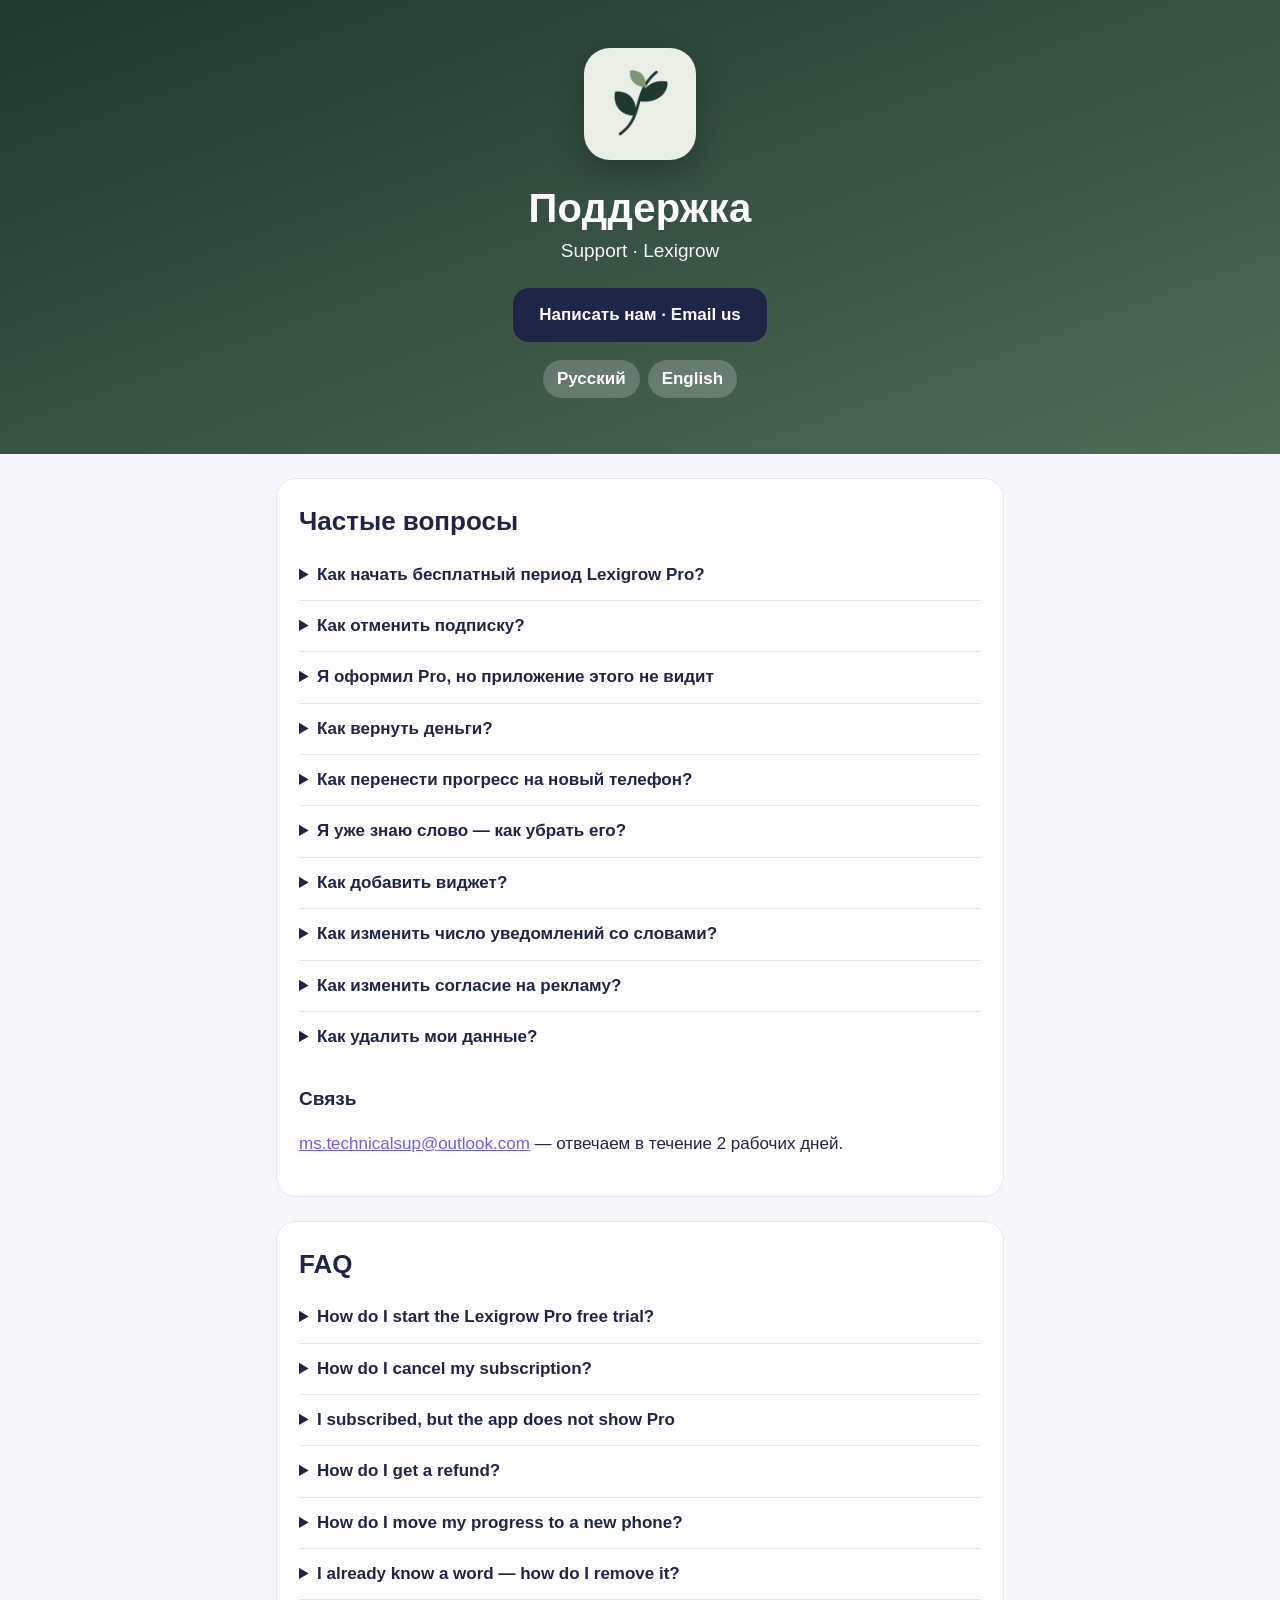
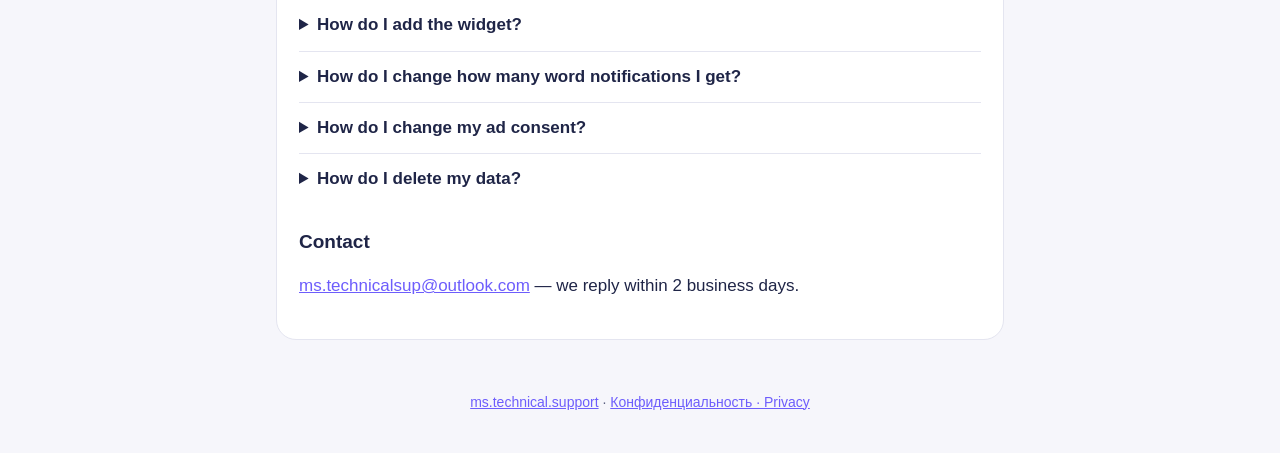
<file: lexigrow/support/index.html>
<!doctype html>
<html lang="ru">
<head>
<meta charset="utf-8">
<meta name="viewport" content="width=device-width, initial-scale=1">
<title>Lexigrow — Поддержка / Support</title>
<link rel="icon" href="../../assets/lexigrow-icon.png">
<link rel="stylesheet" href="../../assets/site.css">
</head>
<body>
<header class="hero" style="background:linear-gradient(160deg,#20382E,#4F6B57)">
  <img class="icon" src="../../assets/lexigrow-icon.png" alt="Lexigrow">
  <h1>Поддержка</h1>
  <p>Support · Lexigrow</p>
  <a class="cta" href="mailto:ms.technicalsup@outlook.com?subject=Lexigrow">Написать нам · Email us</a>
  <div class="lang"><a href="#ru">Русский</a><a href="#en">English</a></div>
</header>
<main class="wrap">
<section class="card" id="ru">
  <h2 style="margin-top:0">Частые вопросы</h2>
  <details><summary>Как начать бесплатный период Lexigrow Pro?</summary>
    <p>Откройте Collections или Play &amp; learn и нажмите Lexigrow Pro. Годовая подписка начинается с 14 бесплатных дней. Приложение может напомнить за 2 дня до конца пробного периода.</p></details>
  <details><summary>Как отменить подписку?</summary>
    <p>iPhone: Настройки → ваше имя → Подписки → Lexigrow → Отменить подписку. Android: Google Play → Платежи и подписки → Подписки. Отмените минимум за 24 часа до конца пробного периода или оплаченного срока.</p></details>
  <details><summary>Я оформил Pro, но приложение этого не видит</summary>
    <p>Откройте Lexigrow Pro и нажмите Restore purchases. Нужен тот же Apple ID или аккаунт Google Play.</p></details>
  <details><summary>Как вернуть деньги?</summary>
    <p>Возвраты оформляет Apple: <a href="https://reportaproblem.apple.com">reportaproblem.apple.com</a> (на Android — Google Play).</p></details>
  <details><summary>Как перенести прогресс на новый телефон?</summary>
    <p>Прогресс хранится только на устройстве. В Settings → Back up or restore progress скопируйте прогресс как текст и восстановите его на новом телефоне.</p></details>
  <details><summary>Я уже знаю слово — как убрать его?</summary>
    <p>Нажмите «I already know this word» в практике или на странице слова — оно больше не появится. Отменить можно на странице слова.</p></details>
  <details><summary>Как добавить виджет?</summary>
    <p>Удерживайте палец на экране «Домой» → «+» → Lexigrow → выберите размер. На экране блокировки: удерживайте экран → «Настроить» → добавьте Lexigrow.</p></details>
  <details><summary>Как изменить число уведомлений со словами?</summary>
    <p>Settings → Words through the day: от 1 до 30 слов в день и время, когда они приходят.</p></details>
  <details><summary>Как изменить согласие на рекламу?</summary>
    <p>Settings → Ad privacy choices (пункт есть там, где этого требует закон, например в Европе).</p></details>
  <details><summary>Как удалить мои данные?</summary>
    <p>Все данные хранятся только на телефоне — удалите приложение, и они исчезнут.</p></details>
  <h3>Связь</h3>
  <p><a href="mailto:ms.technicalsup@outlook.com?subject=Lexigrow">ms.technicalsup@outlook.com</a> — отвечаем в течение 2 рабочих дней.</p>
</section>

<section class="card" id="en">
  <h2 style="margin-top:0">FAQ</h2>
  <details><summary>How do I start the Lexigrow Pro free trial?</summary>
    <p>Open Collections or Play &amp; learn and tap Lexigrow Pro. The yearly plan starts with 14 days free. The app can remind you two days before the trial ends.</p></details>
  <details><summary>How do I cancel my subscription?</summary>
    <p>iPhone: Settings → your name → Subscriptions → Lexigrow → Cancel Subscription. Android: Google Play → Payments &amp; subscriptions → Subscriptions. Cancel at least 24 hours before the trial or period ends.</p></details>
  <details><summary>I subscribed, but the app does not show Pro</summary>
    <p>Open Lexigrow Pro and tap Restore purchases, with the same Apple ID or Google Play account.</p></details>
  <details><summary>How do I get a refund?</summary>
    <p>Refunds are handled by Apple: <a href="https://reportaproblem.apple.com">reportaproblem.apple.com</a> (on Android, by Google Play).</p></details>
  <details><summary>How do I move my progress to a new phone?</summary>
    <p>Progress is stored only on your device. In Settings → Back up or restore progress, copy your progress as text and restore it on the new phone.</p></details>
  <details><summary>I already know a word — how do I remove it?</summary>
    <p>Tap “I already know this word” in practice or on the word page and it will not come back. You can undo it on the word page.</p></details>
  <details><summary>How do I add the widget?</summary>
    <p>Touch and hold the home screen → + → Lexigrow → choose a size. On the lock screen: touch and hold → Customize → add Lexigrow.</p></details>
  <details><summary>How do I change how many word notifications I get?</summary>
    <p>Settings → Words through the day: from 1 to 30 words a day, and the hours they arrive.</p></details>
  <details><summary>How do I change my ad consent?</summary>
    <p>Settings → Ad privacy choices (shown where the law requires it, for example in Europe).</p></details>
  <details><summary>How do I delete my data?</summary>
    <p>All data lives only on your phone — delete the app and it is gone.</p></details>
  <h3>Contact</h3>
  <p><a href="mailto:ms.technicalsup@outlook.com?subject=Lexigrow">ms.technicalsup@outlook.com</a> — we reply within 2 business days.</p>
</section>
</main>
<footer><a href="../../">ms.technical.support</a> · <a href="../privacy/">Конфиденциальность · Privacy</a></footer>
</body>
</html>
</file>
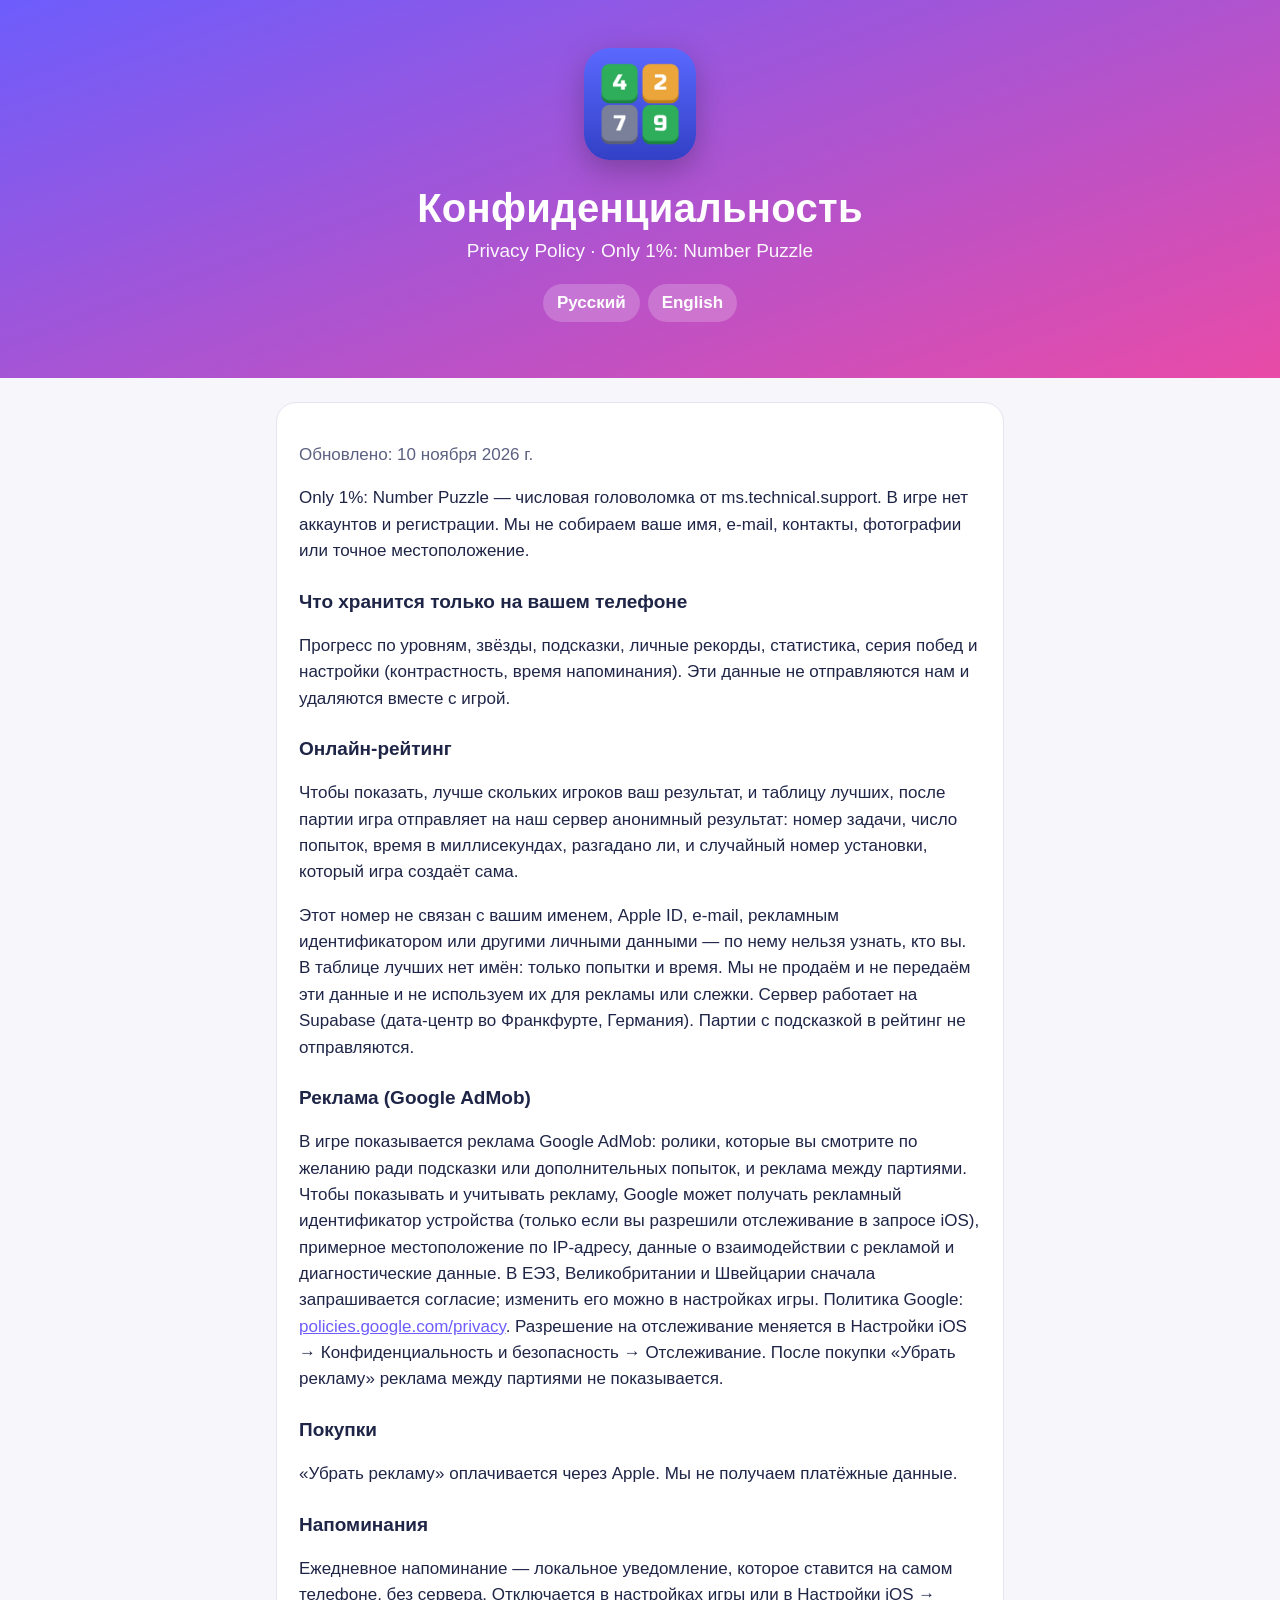
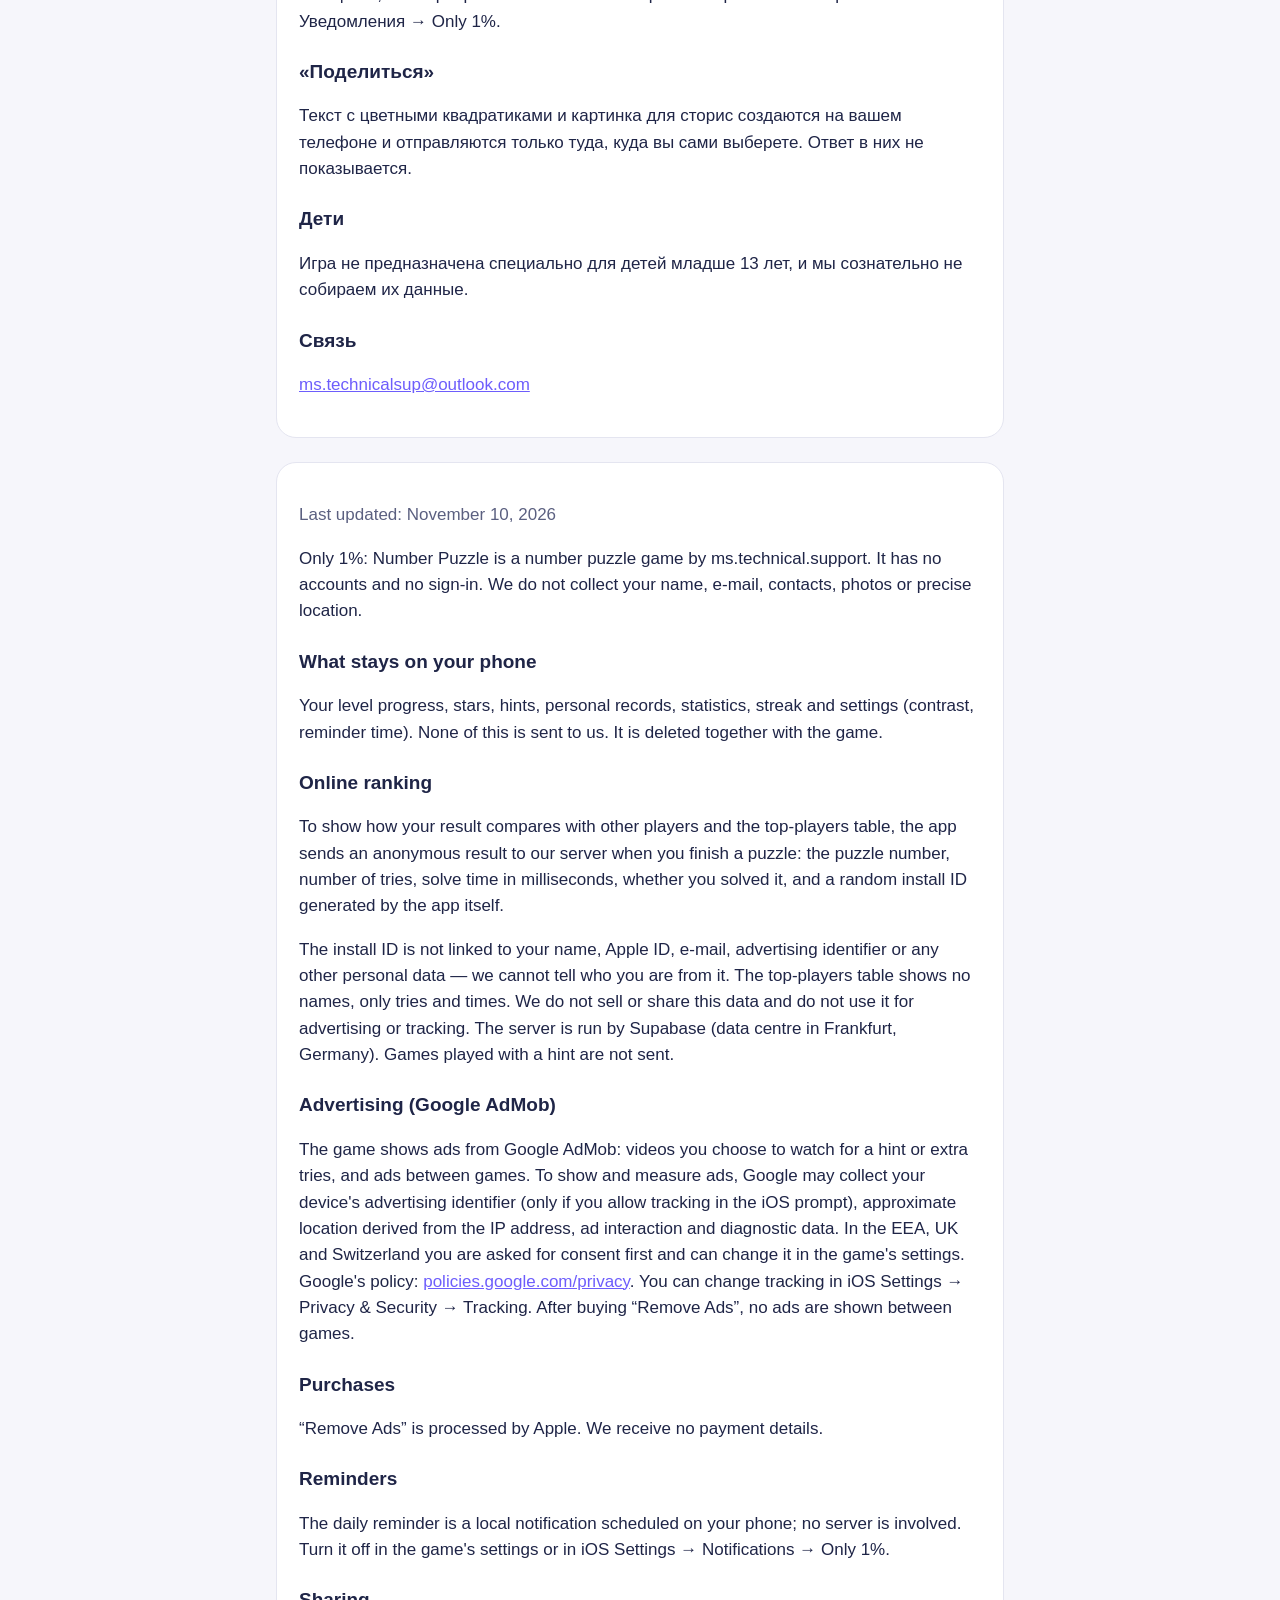
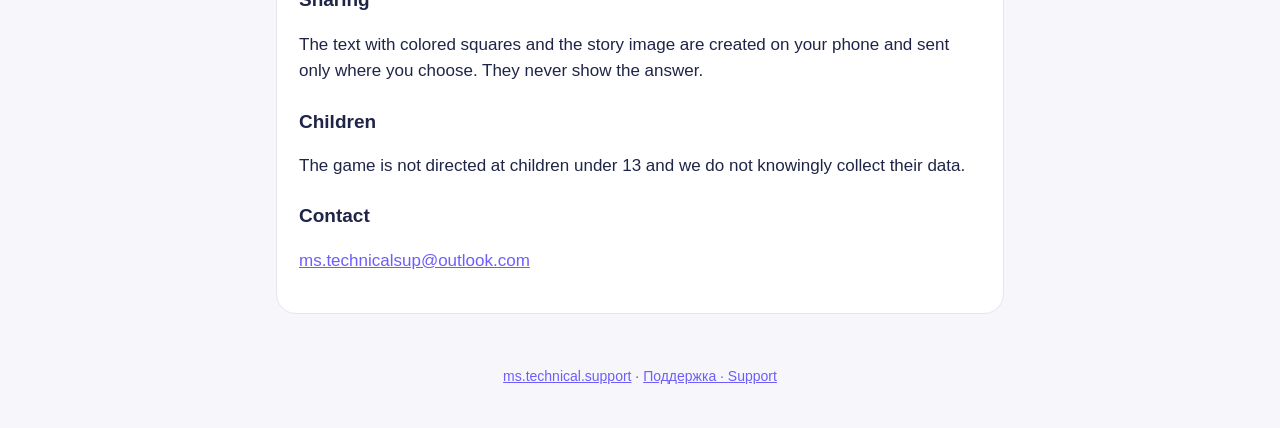
<file: only1/privacy/index.html>
<!doctype html>
<html lang="ru">
<head>
<meta charset="utf-8">
<meta name="viewport" content="width=device-width, initial-scale=1">
<title>Only 1% — Политика конфиденциальности / Privacy Policy</title>
<link rel="icon" href="../../assets/only1-icon.png">
<link rel="stylesheet" href="../../assets/site.css">
</head>
<body>
<header class="hero">
  <img class="icon" src="../../assets/only1-icon.png" alt="Only 1%">
  <h1>Конфиденциальность</h1>
  <p>Privacy Policy · Only 1%: Number Puzzle</p>
  <div class="lang"><a href="#ru">Русский</a><a href="#en">English</a></div>
</header>
<main class="wrap">
<section class="card" id="ru">
  <p class="muted">Обновлено: 10 ноября 2026 г.</p>
  <p>Only 1%: Number Puzzle — числовая головоломка от ms.technical.support. В игре нет аккаунтов
  и регистрации. Мы не собираем ваше имя, e-mail, контакты, фотографии или точное местоположение.</p>

  <h3>Что хранится только на вашем телефоне</h3>
  <p>Прогресс по уровням, звёзды, подсказки, личные рекорды, статистика, серия побед и настройки
  (контрастность, время напоминания). Эти данные не отправляются нам и удаляются вместе с игрой.</p>

  <h3>Онлайн-рейтинг</h3>
  <p>Чтобы показать, лучше скольких игроков ваш результат, и таблицу лучших, после партии игра
  отправляет на наш сервер анонимный результат: номер задачи, число попыток, время в
  миллисекундах, разгадано ли, и случайный номер установки, который игра создаёт сама.</p>
  <p>Этот номер не связан с вашим именем, Apple ID, e-mail, рекламным идентификатором или другими
  личными данными — по нему нельзя узнать, кто вы. В таблице лучших нет имён: только попытки
  и время. Мы не продаём и не передаём эти данные и не используем их для рекламы или слежки.
  Сервер работает на Supabase (дата-центр во Франкфурте, Германия). Партии с подсказкой в рейтинг
  не отправляются.</p>

  <h3>Реклама (Google AdMob)</h3>
  <p>В игре показывается реклама Google AdMob: ролики, которые вы смотрите по желанию ради подсказки
  или дополнительных попыток, и реклама между партиями. Чтобы показывать и учитывать рекламу, Google
  может получать рекламный идентификатор устройства (только если вы разрешили отслеживание в запросе iOS),
  примерное местоположение по IP-адресу, данные о взаимодействии с рекламой и диагностические данные.
  В ЕЭЗ, Великобритании и Швейцарии сначала запрашивается согласие; изменить его можно в настройках игры.
  Политика Google: <a href="https://policies.google.com/privacy">policies.google.com/privacy</a>.
  Разрешение на отслеживание меняется в Настройки iOS → Конфиденциальность и безопасность → Отслеживание.
  После покупки «Убрать рекламу» реклама между партиями не показывается.</p>

  <h3>Покупки</h3>
  <p>«Убрать рекламу» оплачивается через Apple. Мы не получаем платёжные данные.</p>

  <h3>Напоминания</h3>
  <p>Ежедневное напоминание — локальное уведомление, которое ставится на самом телефоне, без
  сервера. Отключается в настройках игры или в Настройки iOS → Уведомления → Only 1%.</p>

  <h3>«Поделиться»</h3>
  <p>Текст с цветными квадратиками и картинка для сторис создаются на вашем телефоне и
  отправляются только туда, куда вы сами выберете. Ответ в них не показывается.</p>

  <h3>Дети</h3>
  <p>Игра не предназначена специально для детей младше 13 лет, и мы сознательно не собираем их данные.</p>

  <h3>Связь</h3>
  <p><a href="mailto:ms.technicalsup@outlook.com?subject=Only%201%25">ms.technicalsup@outlook.com</a></p>
</section>

<section class="card" id="en">
  <p class="muted">Last updated: November 10, 2026</p>
  <p>Only 1%: Number Puzzle is a number puzzle game by ms.technical.support. It has no accounts and
  no sign-in. We do not collect your name, e-mail, contacts, photos or precise location.</p>

  <h3>What stays on your phone</h3>
  <p>Your level progress, stars, hints, personal records, statistics, streak and settings
  (contrast, reminder time). None of this is sent to us. It is deleted together with the game.</p>

  <h3>Online ranking</h3>
  <p>To show how your result compares with other players and the top-players table, the app sends
  an anonymous result to our server when you finish a puzzle: the puzzle number, number of tries,
  solve time in milliseconds, whether you solved it, and a random install ID generated by the app itself.</p>
  <p>The install ID is not linked to your name, Apple ID, e-mail, advertising identifier or any
  other personal data — we cannot tell who you are from it. The top-players table shows no names,
  only tries and times. We do not sell or share this data and do not use it for advertising or
  tracking. The server is run by Supabase (data centre in Frankfurt, Germany). Games played with
  a hint are not sent.</p>

  <h3>Advertising (Google AdMob)</h3>
  <p>The game shows ads from Google AdMob: videos you choose to watch for a hint or extra tries, and
  ads between games. To show and measure ads, Google may collect your device's advertising identifier
  (only if you allow tracking in the iOS prompt), approximate location derived from the IP address,
  ad interaction and diagnostic data. In the EEA, UK and Switzerland you are asked for consent first and
  can change it in the game's settings. Google's policy:
  <a href="https://policies.google.com/privacy">policies.google.com/privacy</a>.
  You can change tracking in iOS Settings → Privacy &amp; Security → Tracking.
  After buying “Remove Ads”, no ads are shown between games.</p>

  <h3>Purchases</h3>
  <p>“Remove Ads” is processed by Apple. We receive no payment details.</p>

  <h3>Reminders</h3>
  <p>The daily reminder is a local notification scheduled on your phone; no server is involved.
  Turn it off in the game's settings or in iOS Settings → Notifications → Only 1%.</p>

  <h3>Sharing</h3>
  <p>The text with colored squares and the story image are created on your phone and sent only
  where you choose. They never show the answer.</p>

  <h3>Children</h3>
  <p>The game is not directed at children under 13 and we do not knowingly collect their data.</p>

  <h3>Contact</h3>
  <p><a href="mailto:ms.technicalsup@outlook.com?subject=Only%201%25">ms.technicalsup@outlook.com</a></p>
</section>
</main>
<footer><a href="../../">ms.technical.support</a> · <a href="../support/">Поддержка · Support</a></footer>
</body>
</html>
</file>
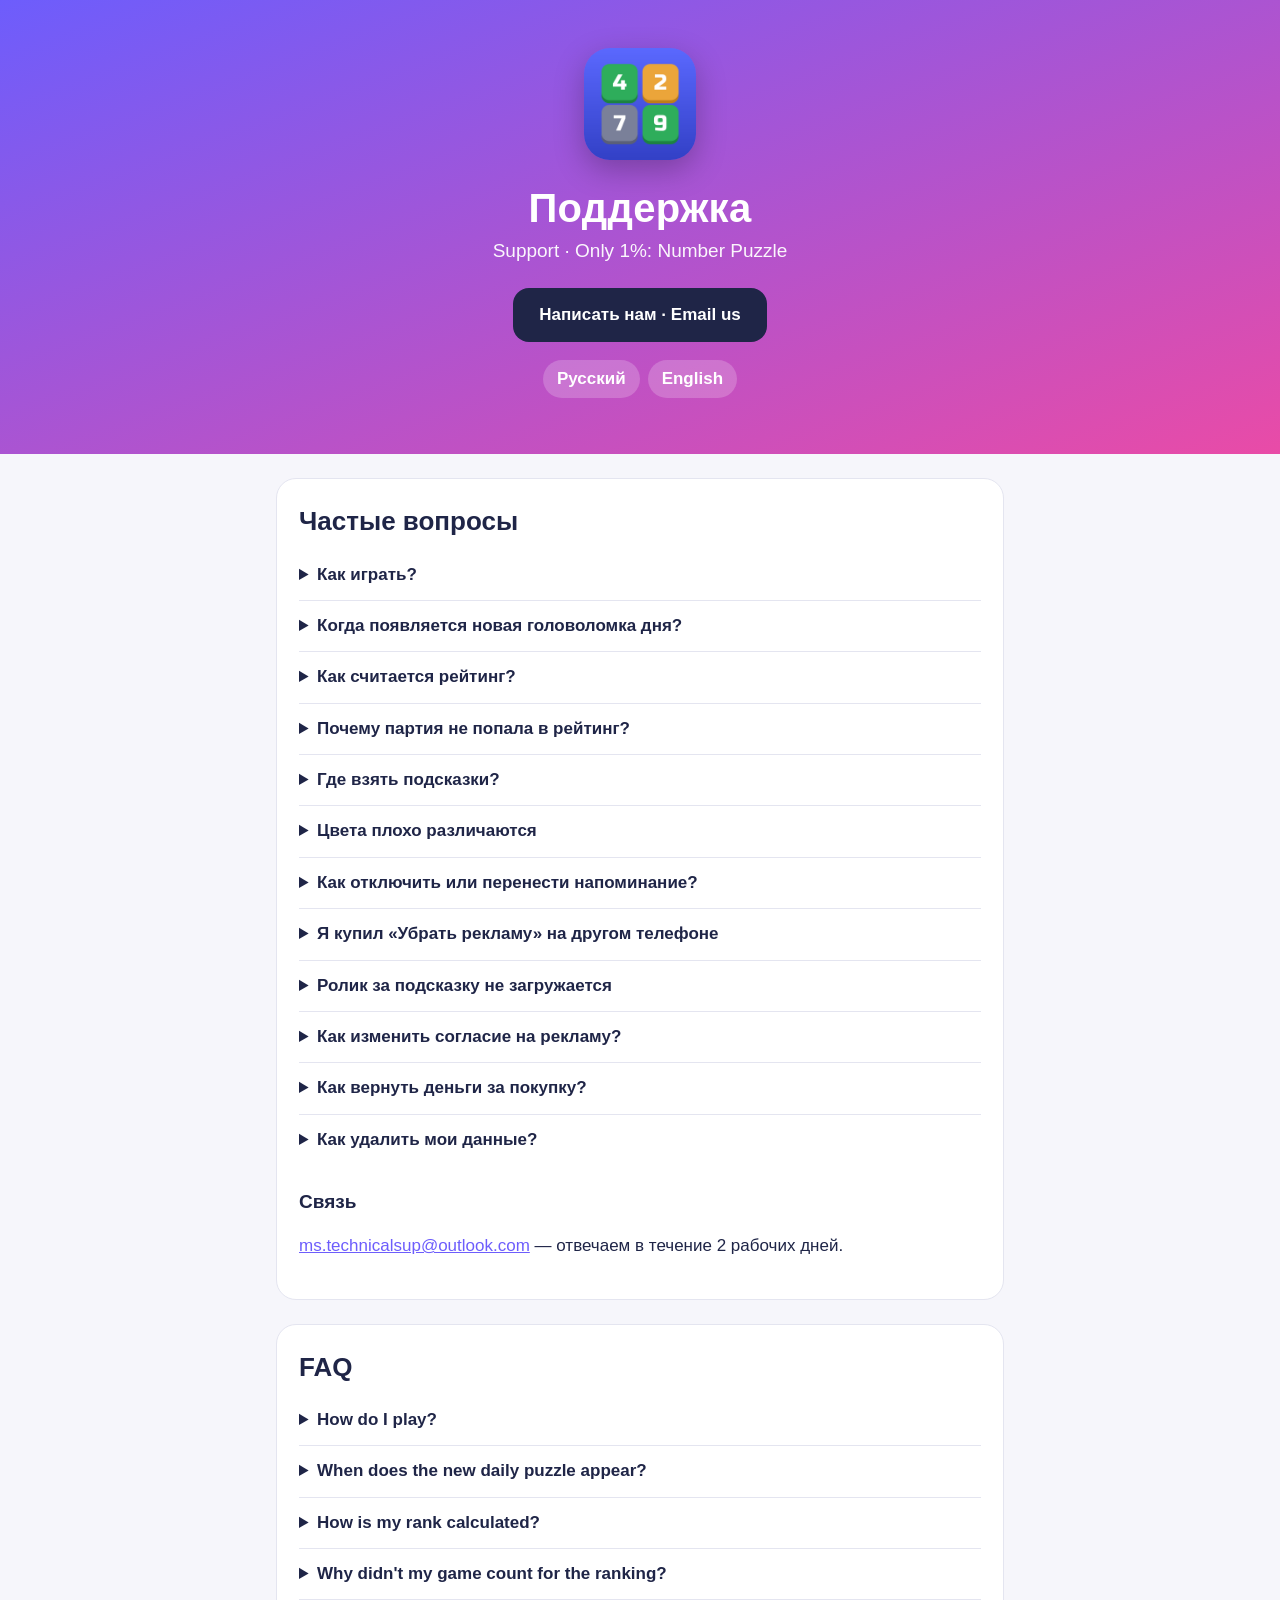
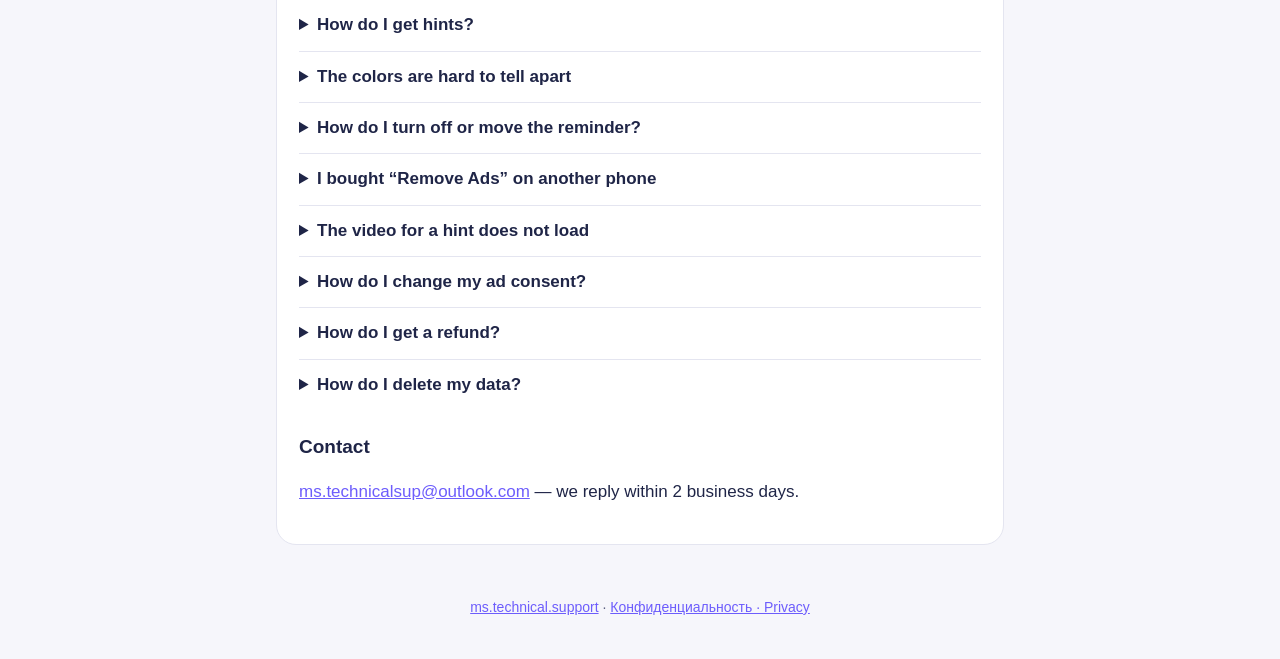
<file: only1/support/index.html>
<!doctype html>
<html lang="ru">
<head>
<meta charset="utf-8">
<meta name="viewport" content="width=device-width, initial-scale=1">
<title>Only 1% — Поддержка / Support</title>
<link rel="icon" href="../../assets/only1-icon.png">
<link rel="stylesheet" href="../../assets/site.css">
</head>
<body>
<header class="hero">
  <img class="icon" src="../../assets/only1-icon.png" alt="Only 1%">
  <h1>Поддержка</h1>
  <p>Support · Only 1%: Number Puzzle</p>
  <a class="cta" href="mailto:ms.technicalsup@outlook.com?subject=Only%201%25">Написать нам · Email us</a>
  <div class="lang"><a href="#ru">Русский</a><a href="#en">English</a></div>
</header>
<main class="wrap">
<section class="card" id="ru">
  <h2 style="margin-top:0">Частые вопросы</h2>
  <details><summary>Как играть?</summary>
    <p>Угадай число из разных цифр. После каждой попытки плитки подсказывают: зелёная — цифра на
    своём месте, жёлтая — цифра есть, но в другом месте, серая — такой цифры нет.</p></details>
  <details><summary>Когда появляется новая головоломка дня?</summary>
    <p>В полночь по времени вашего телефона. Головоломка одна на всех игроков.</p></details>
  <details><summary>Как считается рейтинг?</summary>
    <p>Среди всех, кто играл ту же задачу: сначала меньше попыток, при равенстве — быстрее время.
    В рейтинге хранится ваш лучший результат.</p></details>
  <details><summary>Почему партия не попала в рейтинг?</summary>
    <p>Партии с подсказкой или с дополнительными попытками в рейтинг не идут — так соревнование честное. Ещё нужен интернет:
    без него результат не отправится, на экране итога будет кнопка «Повторить».</p></details>
  <details><summary>Где взять подсказки?</summary>
    <p>На старте даётся 3 подсказки. Каждый 10-й уровень — босс: за первую победу над ним открывается сундук с подсказками. Когда подсказки кончились, подсказку можно получить за ролик.</p></details>
  <details><summary>Цвета плохо различаются</summary>
    <p>Главный экран → шестерёнка → «Высокая контрастность»: оранжевый и синий вместо зелёного и жёлтого.</p></details>
  <details><summary>Как отключить или перенести напоминание?</summary>
    <p>Главный экран → шестерёнка → «Напоминание». Или Настройки iOS → Уведомления → Only 1%.</p></details>
  <details><summary>Я купил «Убрать рекламу» на другом телефоне</summary>
    <p>Главный экран → шестерёнка → «Восстановить покупки». Нужен тот же Apple ID.</p></details>
  <details><summary>Ролик за подсказку не загружается</summary>
    <p>Ролику нужен интернет. Если он ещё не загрузился, попробуйте через минуту.</p></details>
  <details><summary>Как изменить согласие на рекламу?</summary>
    <p>Главный экран → шестерёнка → «Настройки конфиденциальности рекламы» (пункт есть там, где этого
    требует закон, например в Европе). Отслеживание — Настройки iOS → Конфиденциальность и безопасность → Отслеживание.</p></details>
  <details><summary>Как вернуть деньги за покупку?</summary>
    <p>Возвраты оформляет Apple: <a href="https://reportaproblem.apple.com">reportaproblem.apple.com</a>.</p></details>
  <details><summary>Как удалить мои данные?</summary>
    <p>Прогресс хранится только на телефоне — удалите игру, и он исчезнет. Результаты в рейтинге
    анонимны и не связаны с вами.</p></details>
  <h3>Связь</h3>
  <p><a href="mailto:ms.technicalsup@outlook.com?subject=Only%201%25">ms.technicalsup@outlook.com</a> — отвечаем в течение 2 рабочих дней.</p>
</section>

<section class="card" id="en">
  <h2 style="margin-top:0">FAQ</h2>
  <details><summary>How do I play?</summary>
    <p>Guess the number made of different digits. After each try the tiles tell you: green — right
    digit in the right place, yellow — the digit is in the number but elsewhere, gray — not in the number.</p></details>
  <details><summary>When does the new daily puzzle appear?</summary>
    <p>At midnight on your phone's clock. Everyone gets the same puzzle.</p></details>
  <details><summary>How is my rank calculated?</summary>
    <p>Among everyone who played the same puzzle: fewer tries first, then faster time. Your best result is kept.</p></details>
  <details><summary>Why didn't my game count for the ranking?</summary>
    <p>Games with a hint or extra tries are not ranked, to keep it fair. You also need internet; without
    it the result is not sent and the result screen shows a “Retry” button.</p></details>
  <details><summary>How do I get hints?</summary>
    <p>You start with 3. Every 10th level is a boss — beat it for the first time to open a chest of hints. Out of hints? Watch a video for one.</p></details>
  <details><summary>The colors are hard to tell apart</summary>
    <p>Home screen → gear icon → “High contrast”: orange and blue instead of green and yellow.</p></details>
  <details><summary>How do I turn off or move the reminder?</summary>
    <p>Home screen → gear icon → “Daily reminder”, or iOS Settings → Notifications → Only 1%.</p></details>
  <details><summary>I bought “Remove Ads” on another phone</summary>
    <p>Home screen → gear icon → “Restore purchases”, with the same Apple ID.</p></details>
  <details><summary>The video for a hint does not load</summary>
    <p>Videos need internet. If one is not ready yet, try again in a minute.</p></details>
  <details><summary>How do I change my ad consent?</summary>
    <p>Home screen → gear icon → “Ad privacy settings” (shown where the law requires it, for example
    in Europe). Ad tracking: iOS Settings → Privacy &amp; Security → Tracking.</p></details>
  <details><summary>How do I get a refund?</summary>
    <p>Refunds are handled by Apple: <a href="https://reportaproblem.apple.com">reportaproblem.apple.com</a>.</p></details>
  <details><summary>How do I delete my data?</summary>
    <p>Progress lives only on your phone — delete the game and it is gone. Ranking results are anonymous and not linked to you.</p></details>
  <h3>Contact</h3>
  <p><a href="mailto:ms.technicalsup@outlook.com?subject=Only%201%25">ms.technicalsup@outlook.com</a> — we reply within 2 business days.</p>
</section>
</main>
<footer><a href="../../">ms.technical.support</a> · <a href="../privacy/">Конфиденциальность · Privacy</a></footer>
</body>
</html>
</file>
<file: assets/site.css>
:root {
  --ink: #1f2547;
  --text: #1f2547;
  --muted: #5b6080;
  --bg: #f6f6fb;
  --card: #ffffff;
  --line: #e4e5f0;
  --accent: #6d5dfc;
  --accent-2: #e94ba7;
  --gold: #ffc531;
}
@media (prefers-color-scheme: dark) {
  :root {
    --text: #eef0fb;
    --muted: #a6aac6;
    --bg: #12142a;
    --card: #1c1f3b;
    --line: #2c3055;
  }
}
* { box-sizing: border-box; }
html { -webkit-text-size-adjust: 100%; }
body {
  margin: 0;
  font: 17px/1.55 -apple-system, BlinkMacSystemFont, "Segoe UI", Roboto, Helvetica, Arial, sans-serif;
  color: var(--text);
  background: var(--bg);
}
a { color: var(--accent); }
.hero {
  background: linear-gradient(160deg, var(--accent), var(--accent-2));
  color: #fff;
  padding: 48px 16px 56px;
  text-align: center;
}
.hero a { color: #fff; }
.hero img.icon { width: 112px; height: 112px; border-radius: 26px; box-shadow: 0 10px 30px rgba(0,0,0,.25); }
.hero h1 { margin: 18px 0 6px; font-size: clamp(24px, 7.4vw, 40px); line-height: 1.1; letter-spacing: .3px; }
.hero p { margin: 0 auto; max-width: 560px; font-size: 19px; opacity: .95; }
.wrap { max-width: 760px; margin: 0 auto; padding: 0 16px; }
.card {
  background: var(--card);
  border: 1px solid var(--line);
  border-radius: 20px;
  padding: 22px 22px;
  margin: 24px 0;
}
.cta {
  display: inline-block;
  margin-top: 22px;
  padding: 14px 26px;
  border-radius: 16px;
  background: var(--ink);
  color: #fff !important;
  font-weight: 800;
  text-decoration: none;
}
.links { display: flex; flex-wrap: wrap; gap: 10px 18px; justify-content: center; margin-top: 18px; }
.shots { display: flex; gap: 14px; justify-content: center; flex-wrap: wrap; }
.shots img { width: min(220px, 44vw); height: auto; border-radius: 18px; border: 1px solid var(--line); }
.lang { display: flex; gap: 8px; justify-content: center; margin: 18px 0 0; }
.lang a { padding: 6px 14px; border-radius: 99px; background: rgba(255,255,255,.2); text-decoration: none; font-weight: 700; }
h2 { font-size: 26px; margin: 36px 0 8px; }
h3 { font-size: 19px; margin: 22px 0 4px; }
.muted { color: var(--muted); }
footer { text-align: center; color: var(--muted); font-size: 14px; padding: 28px 16px 40px; }
details { border-top: 1px solid var(--line); padding: 12px 0; }
details:first-of-type { border-top: 0; }
summary { font-weight: 700; cursor: pointer; }
</file>
